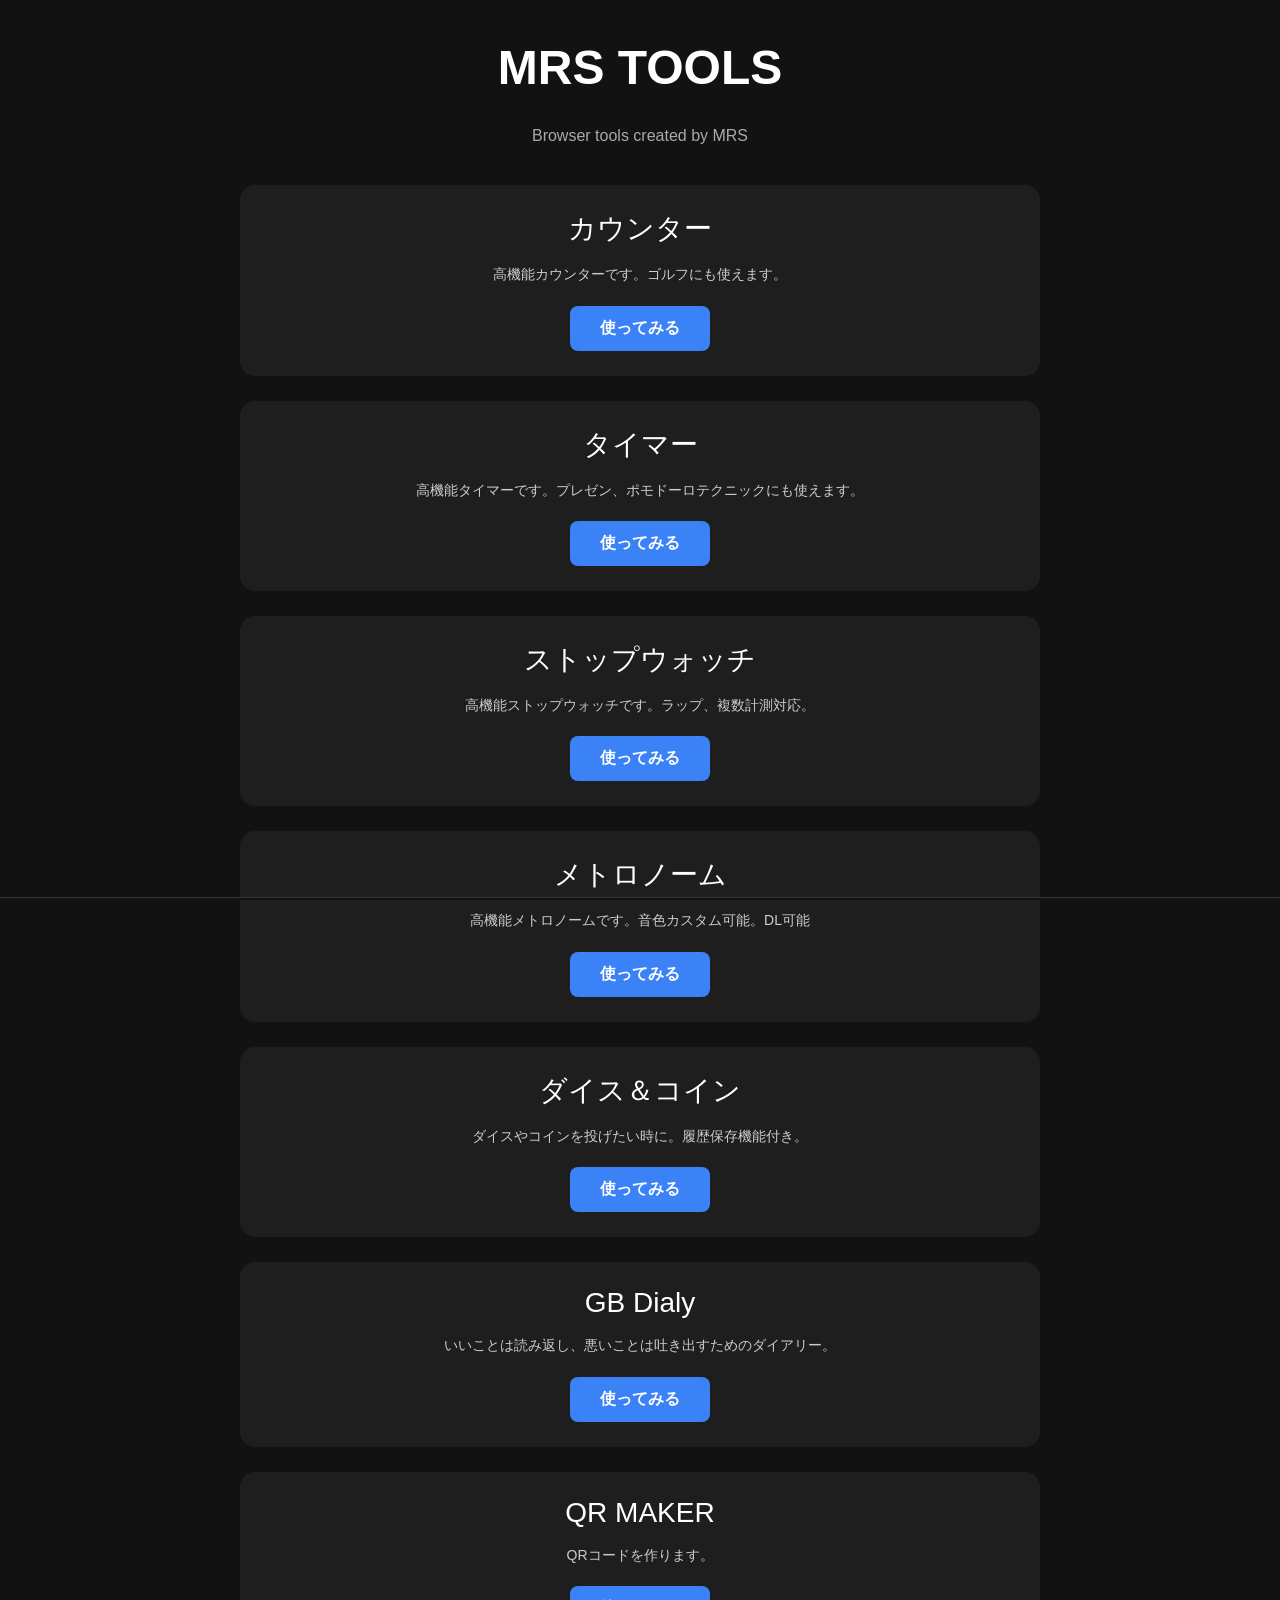
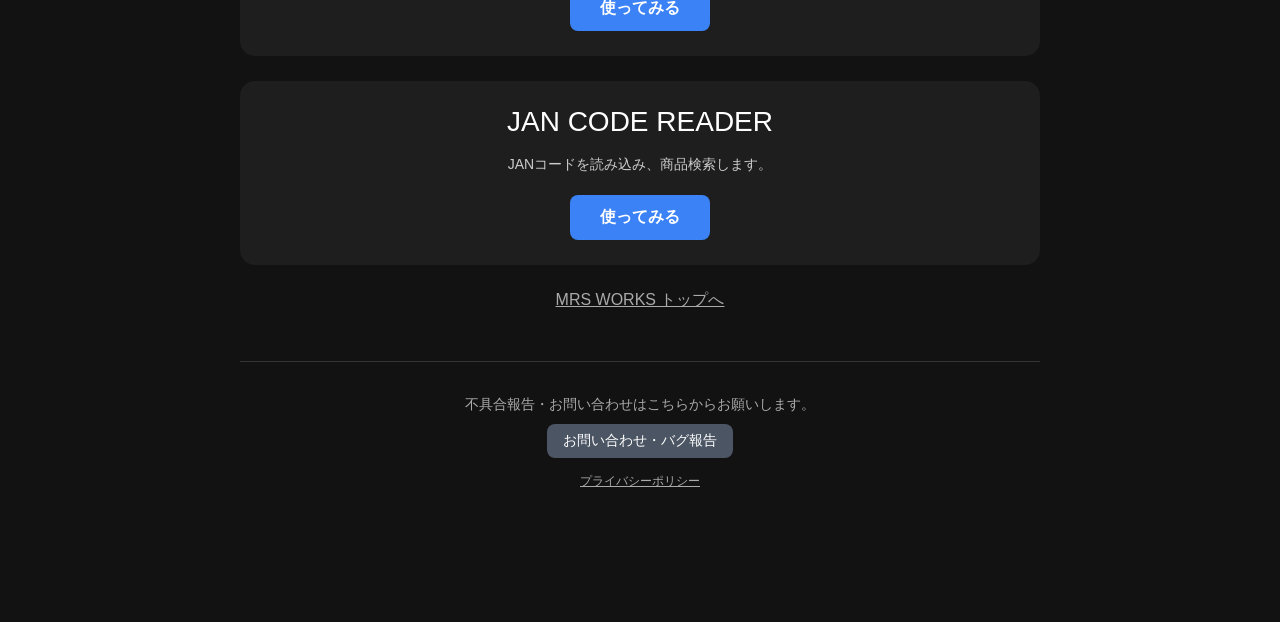
<file: index.html>
<!DOCTYPE html>
<html lang="ja">
<head>
    <meta charset="UTF-8">
    <meta name="viewport" content="width=device-width, initial-scale=1.0">
    <title>MRS TOOLS</title>

    <style>
        body {
            margin: 0;
            background-color: #121212;
            color: white;
            font-family: Arial, sans-serif;
            text-align: center;
            padding-bottom: 100px; /* 広告とプライバシーポリシー等の被りを防ぐため少し広めに変更 */
        }

        h1 {
            margin-top: 40px;
            font-size: 48px;
        }

        .subtitle {
            color: #aaaaaa;
            margin-bottom: 40px;
        }

        .container {
            width: 90%;
            max-width: 800px;
            margin: auto;
        }

        /* ツール用カードスタイル */
        .tool-card {
            background-color: #1e1e1e;
            border-radius: 15px;
            padding: 25px;
            margin-bottom: 25px;
        }

        .tool-title {
            font-size: 28px;
            margin-bottom: 15px;
        }

        .tool-description {
            color: #cccccc;
            font-size: 14px;
            margin-bottom: 20px;
            line-height: 1.6;
        }

        /* ボタンのスタイル */
        .tool-button {
            display: inline-block;
            padding: 12px 30px;
            background-color: #3b82f6;
            color: white;
            text-decoration: none;
            border-radius: 8px;
            font-weight: bold;
            transition: background-color 0.2s, opacity 0.2s;
        }

        .tool-button:hover {
            opacity: 0.8;
        }
        
        /* 画面最下部固定広告 */
        .ad-banner {
            position: fixed;
            bottom: 0;
            left: 0;
            width: 100%;
            display: flex;
            justify-content: center;
            align-items: center;
            background-color: #121212;
            z-index: 1000;
            padding-top: 1px;
            padding-bottom: calc(1px + env(safe-area-inset-bottom));
            border-top: 1px solid #333;
        }
        
    </style>
</head>

<body>

<h1>MRS TOOLS</h1>

<p class="subtitle">
    Browser tools created by MRS
</p>


    <div class="container">

        <div class="tool-card">
            <div class="tool-title">カウンター</div>
            <p class="tool-description">
                高機能カウンターです。ゴルフにも使えます。
            </p>
            <a class="tool-button" href="./counter/">使ってみる</a>
        </div>

        <div class="tool-card">
            <div class="tool-title">タイマー</div>
            <p class="tool-description">
                高機能タイマーです。プレゼン、ポモドーロテクニックにも使えます。
            </p>
            <a class="tool-button" href="./timer/">使ってみる</a>
        </div>

        <div class="tool-card">
            <div class="tool-title">ストップウォッチ</div>
            <p class="tool-description">
                高機能ストップウォッチです。ラップ、複数計測対応。
            </p>
            <a class="tool-button" href="./stopwatch/">使ってみる</a>
        </div>
        
        <div class="tool-card">
            <div class="tool-title">メトロノーム</div>
            <p class="tool-description">
                高機能メトロノームです。音色カスタム可能。DL可能
            </p>
            <a class="tool-button" href="./metronome/">使ってみる</a>
        </div>

        <div class="tool-card">
            <div class="tool-title">ダイス＆コイン</div>
            <p class="tool-description">
                ダイスやコインを投げたい時に。履歴保存機能付き。
            </p>
            <a class="tool-button" href="./dice-coin/">使ってみる</a>
        </div>

        <div class="tool-card">
            <div class="tool-title">GB Dialy</div>
            <p class="tool-description">
                いいことは読み返し、悪いことは吐き出すためのダイアリー。
            </p>
            <a class="tool-button" href="./gb-dialy/">使ってみる</a>
        </div>

        <div class="tool-card">
            <div class="tool-title">QR MAKER</div>
            <p class="tool-description">
                QRコードを作ります。
            </p>
            <a class="tool-button" href="./qr-maker/">使ってみる</a>
        </div>

        <div class="tool-card">
            <div class="tool-title">JAN CODE READER</div>
            <p class="tool-description">
                JANコードを読み込み、商品検索します。
            </p>
            <a class="tool-button" href="./jan-code-reader/">使ってみる</a>
        </div>


    
     <!-- MRS WORKS リンク -->
        <p style="margin-top: 15px; font-size: 16px;">
            <a href="https://mrs-works.pages.dev" style="color: #aaaaaa; text-decoration: underline;">MRS WORKS トップへ</a>
        </p>

        <div style="margin-top: 50px; padding: 20px; border-top: 1px solid #333;">
        <p style="color: #aaaaaa; font-size: 14px; margin-bottom: 10px;">
            不具合報告・お問い合わせはこちらからお願いします。
        </p>
        <a class="tool-button" 
           style="background-color: #4b5563; font-size: 14px; padding: 8px 16px; font-weight: normal;" 
           href="https://forms.gle/ix4si4HowgRRzaXYA" 
           target="_blank" 
           rel="noopener noreferrer">
            お問い合わせ・バグ報告
        </a>
        <p style="margin-top: 15px; font-size: 12px;">
            <a href="./privacy.html" style="color: #aaaaaa; text-decoration: underline;">プライバシーポリシー</a>
        </p>
        </div>

    </div>
    
    <!-- 画面固定広告 -->
    <div class="ad-banner">
        <div style="max-width: 100%;">
            <!-- admax -->
            <script src="https://adm.shinobi.jp/s/1596a166ea799d6e2c02f5a97ee144c2"></script>
            <!-- admax -->
        </div>
    </div>
    
</body>
</html>
</file>
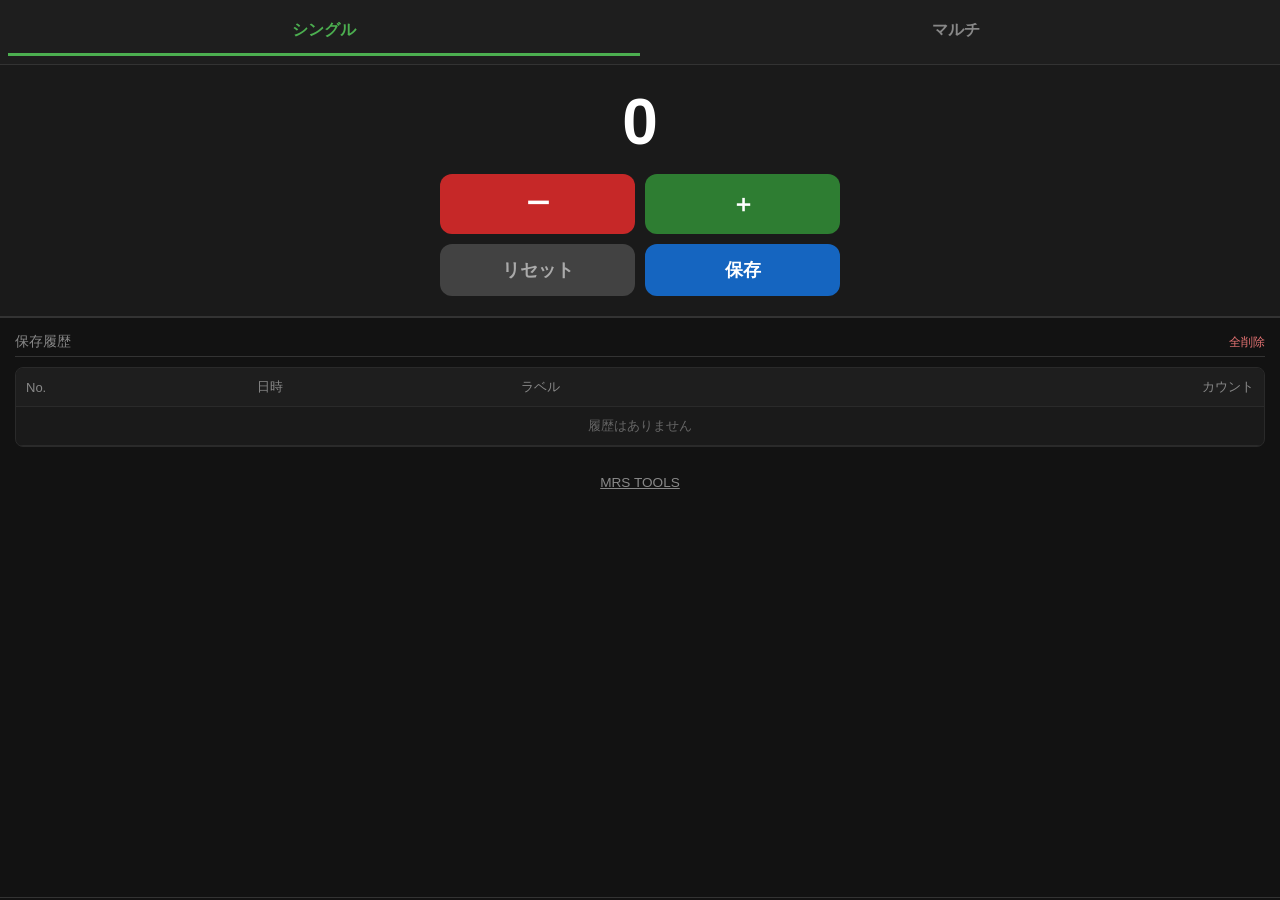
<file: counter/index.html>
<!DOCTYPE html>
<html lang="ja">
<head>
    <meta charset="UTF-8">
    <!-- スマホ向けViewport設定（自動ズーム・誤作動防止） -->
    <meta name="viewport" content="width=device-width, initial-scale=1.0, maximum-scale=1.0, user-scalable=no">
    <title>スマホ向けカウンター</title>
    <link rel="stylesheet" href="style.css">
</head>
<body>

    <!-- ヘッダー：タブ選択 -->
    <header>
        <button class="tab-btn active" onclick="switchTab('single')">シングル</button>
        <button class="tab-btn" onclick="switchTab('multi')">マルチ</button>
    </header>

    <main>
        <!-- シングルカウンター タブ -->
        <div id="single-tab" class="tab-content active">
            <div class="single-container">
                <div class="count-display-section">
                    <div id="single-count" class="count-number">0</div>
                    <div class="btn-group" style="margin-bottom: 10px;">
                        <button class="btn btn-minus" onclick="changeSingleCount(-1)">ー</button>
                        <button class="btn btn-plus" onclick="changeSingleCount(1)">＋</button>
                    </div>
                    <div class="btn-group">
                        <button class="btn btn-reset" onclick="resetSingleCount()">リセット</button>
                        <button class="btn btn-save" onclick="saveSingleHistory()">保存</button>
                    </div>
                </div>

                <div class="history-section">
                    <div class="history-header">
                        <span class="history-title">保存履歴</span>
                        <button class="clear-history-btn" onclick="clearSingleHistory()">全削除</button>
                    </div>
                    <div class="custom-table-wrapper">
                        <table class="custom-table">
                            <thead>
                                <tr>
                                    <th>No.</th>
                                    <th>日時</th>
                                    <th>ラベル</th>
                                    <th style="text-align: right;">カウント</th>
                                </tr>
                            </thead>
                            <tbody id="single-history-body">
                                <!-- JavaScriptで動的に追加されます -->
                            </tbody>
                        </table>
                    </div>

                    <!-- MRS TOOLS リンクエリア -->
                    <div class="footer-link-container">
                        <a href="https://mrs-tools.pages.dev" target="_blank" rel="noopener noreferrer" class="btn-footer-link">MRS TOOLS</a>
                    </div>
                </div>
            </div>
        </div>

        <!-- マルチカウンター タブ -->
        <div id="multi-tab" class="tab-content">
            <div class="multi-container">
                <div class="multi-controls">
                    <button class="add-counter-btn" onclick="addMultiCounter()">＋ カウンター追加</button>
                    <button class="save-score-btn" onclick="saveMultiHistory()">保存</button>
                </div>

                <div id="multi-list" class="multi-list">
                    <!-- カウンターカードがJavaScriptで挿入されます -->
                </div>

                <!-- 保存履歴一覧エリア -->
                <div class="history-board-section">
                    <div class="history-board-header">
                        <span class="history-board-title">保存履歴</span>
                        <button class="clear-history-btn" onclick="clearMultiHistory()">履歴クリア</button>
                    </div>
                    <div class="custom-table-wrapper">
                        <table class="custom-table history-table" id="history-table">
                            <thead id="history-table-head">
                                <!-- JavaScriptで動的に挿入されます -->
                            </thead>
                            <tbody id="history-table-body">
                                <!-- JavaScriptで動的に挿入されます -->
                            </tbody>
                            <tfoot id="history-table-foot">
                                <!-- 各項目ごとの合計が動的に挿入されます -->
                            </tfoot>
                        </table>
                    </div>
                </div>

                <!-- MRS TOOLS リンクエリア -->
                <div class="footer-link-container">
                    <a href="https://mrs-tools.pages.dev" target="_blank" rel="noopener noreferrer" class="btn-footer-link">MRS TOOLS</a>
                </div>
            </div>
        </div>
    </main>

    <!-- ========================================
         固定広告
    ========================================= -->
    <div class="ad-banner">
        <div style="max-width: 100%;">
            <!-- admax -->
            <script src="https://adm.shinobi.jp/s/8a495d941206bf0c34aff9559f8d2cea"></script>
            <!-- admax -->
        </div>
    </div>
    
    <script src="script.js"></script>
</body>
</html>
</file>
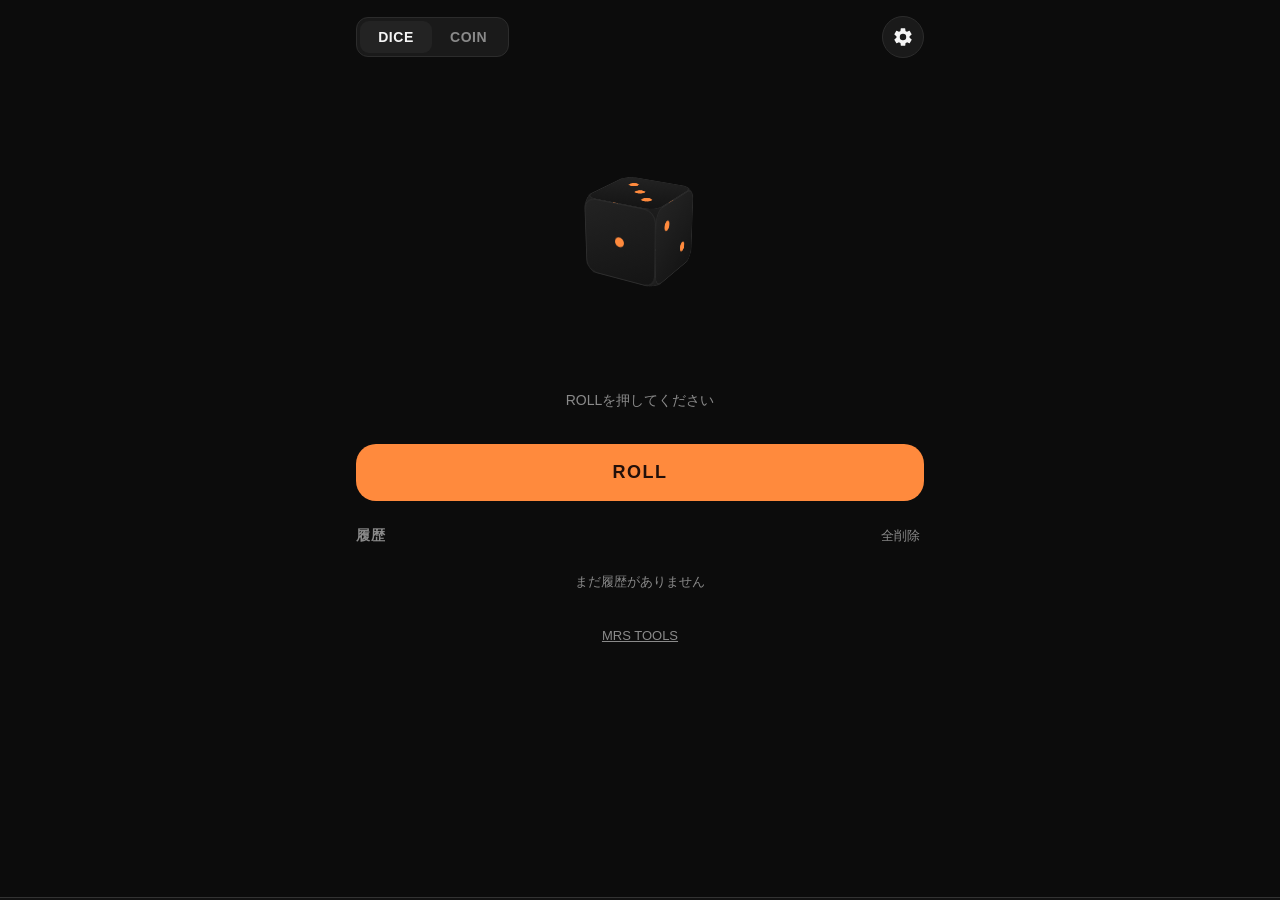
<file: dice-coin/index.html>
<!DOCTYPE html>
<html lang="ja">
<head>
    <meta charset="UTF-8">
    <meta name="viewport" content="width=device-width, initial-scale=1.0, viewport-fit=cover">

    <title>MRS WORKS</title>

    <link rel="stylesheet" href="style.css">
</head>

<body>

    <main id="app">

        <!-- ========================================
             ヘッダー（タブ + 設定ボタン）
        ========================================= -->
        <header class="topbar">
            <nav class="tabs" role="tablist">
                <button class="tab-btn is-active" data-tab="dice" role="tab" aria-selected="true">DICE</button>
                <button class="tab-btn" data-tab="coin" role="tab" aria-selected="false">COIN</button>
            </nav>
            <button class="settings-btn" id="settingsBtn" aria-label="設定を開く">
                <svg viewBox="0 0 24 24" width="22" height="22" aria-hidden="true">
                    <path fill="currentColor" d="M19.14 12.94a7.14 7.14 0 0 0 .06-.94 7.14 7.14 0 0 0-.06-.94l2.03-1.58a.5.5 0 0 0 .12-.64l-1.92-3.32a.5.5 0 0 0-.6-.22l-2.39.96a7.3 7.3 0 0 0-1.63-.94l-.36-2.54a.5.5 0 0 0-.5-.42h-3.84a.5.5 0 0 0-.5.42l-.36 2.54a7.3 7.3 0 0 0-1.63.94l-2.39-.96a.5.5 0 0 0-.6.22L2.71 8.84a.5.5 0 0 0 .12.64l2.03 1.58a7.14 7.14 0 0 0 0 1.88l-2.03 1.58a.5.5 0 0 0-.12.64l1.92 3.32c.13.22.39.3.6.22l2.39-.96c.5.4 1.04.71 1.63.94l.36 2.54c.05.24.26.42.5.42h3.84c.24 0 .45-.18.5-.42l.36-2.54c.59-.23 1.13-.54 1.63-.94l2.39.96c.21.08.47 0 .6-.22l1.92-3.32a.5.5 0 0 0-.12-.64ZM12 15.5A3.5 3.5 0 1 1 15.5 12 3.5 3.5 0 0 1 12 15.5Z"/>
                </svg>
            </button>
        </header>

        <!-- ========================================
             DICE パネル
        ========================================= -->
        <section class="panel is-active" data-panel="dice">

            <div class="stage-area" id="diceStage" aria-live="polite"></div>

            <div class="result-area" id="diceResultArea">
                <p class="result-hint">ROLLを押してください</p>
            </div>

            <button class="action-btn" id="rollBtn" aria-label="ダイスを振る">ROLL</button>

            <div class="history-section">
                <div class="history-header">
                    <h2>履歴</h2>
                    <button class="clear-btn" data-clear="dice" aria-label="履歴をすべて削除">全削除</button>
                </div>
                <ul class="history-list" id="diceHistoryList">
                    <li class="history-empty">まだ履歴がありません</li>
                </ul>
            </div>

        </section>

        <!-- ========================================
             COIN パネル
        ========================================= -->
        <section class="panel" data-panel="coin">

            <div class="stage-area" id="coinStage" aria-live="polite"></div>

            <div class="result-area" id="coinResultArea">
                <p class="result-hint">TOSSを押してください</p>
            </div>

            <button class="action-btn" id="tossBtn" aria-label="コインを投げる">TOSS</button>

            <div class="history-section">
                <div class="history-header">
                    <h2>履歴</h2>
                    <button class="clear-btn" data-clear="coin" aria-label="履歴をすべて削除">全削除</button>
                </div>
                <ul class="history-list" id="coinHistoryList">
                    <li class="history-empty">まだ履歴がありません</li>
                </ul>
            </div>

        </section>


        <!-- MRS TOOLS リンク -->
        <p class="tools-footer-link">
            <a href="https://mrs-tools.pages.dev/" target="_blank" rel="noopener noreferrer">MRS TOOLS</a>
        </p>

    </main>

    <!-- ========================================
         設定モーダル
    ========================================= -->
    <div class="modal-overlay" id="settingsModal" hidden>
        <div class="modal" role="dialog" aria-modal="true" aria-labelledby="settingsTitle">

            <div class="modal-body" data-settings="dice">
                <h2 id="settingsTitle">DICE設定</h2>

                <div class="setting-row">
                    <span class="setting-label">ダイスの個数</span>
                    <div class="stepper">
                        <button class="stepper-btn" data-step="dec" data-target="diceCount" aria-label="個数を減らす">−</button>
                        <span class="stepper-value" id="diceCountValue">1</span>
                        <button class="stepper-btn" data-step="inc" data-target="diceCount" aria-label="個数を増やす">＋</button>
                    </div>
                </div>
            </div>

            <div class="modal-body" data-settings="coin" hidden>
                <h2>COIN設定</h2>

                <div class="setting-row">
                    <span class="setting-label">コインの個数</span>
                    <div class="stepper">
                        <button class="stepper-btn" data-step="dec" data-target="coinCount" aria-label="個数を減らす">−</button>
                        <span class="stepper-value" id="coinCountValue">1</span>
                        <button class="stepper-btn" data-step="inc" data-target="coinCount" aria-label="個数を増やす">＋</button>
                    </div>
                </div>
            </div>

            <div class="modal-actions">
                <button class="modal-btn modal-btn--cancel" id="settingsCancelBtn">キャンセル</button>
                <button class="modal-btn modal-btn--confirm" id="settingsConfirmBtn">完了</button>
            </div>

        </div>
    </div>

    <!-- ========================================
         履歴削除の確認ダイアログ
    ========================================= -->
    <div class="modal-overlay" id="confirmDialog" hidden>
        <div class="modal modal--small" role="dialog" aria-modal="true">
            <p class="confirm-text">履歴をすべて削除しますか？</p>
            <div class="modal-actions">
                <button class="modal-btn modal-btn--cancel" id="confirmCancelBtn">キャンセル</button>
                <button class="modal-btn modal-btn--danger" id="confirmDeleteBtn">削除</button>
            </div>
        </div>
    </div>

    <!-- ========================================
         固定広告
    ========================================= -->

    <div class="ad-banner">

        <div style="max-width: 100%;">

            <!-- admax -->
            <script src="https://adm.shinobi.jp/s/8a495d941206bf0c34aff9559f8d2cea"></script>
            <!-- admax -->

        </div>

    </div>

    <script src="script.js"></script>
</body>
</html>
</file>
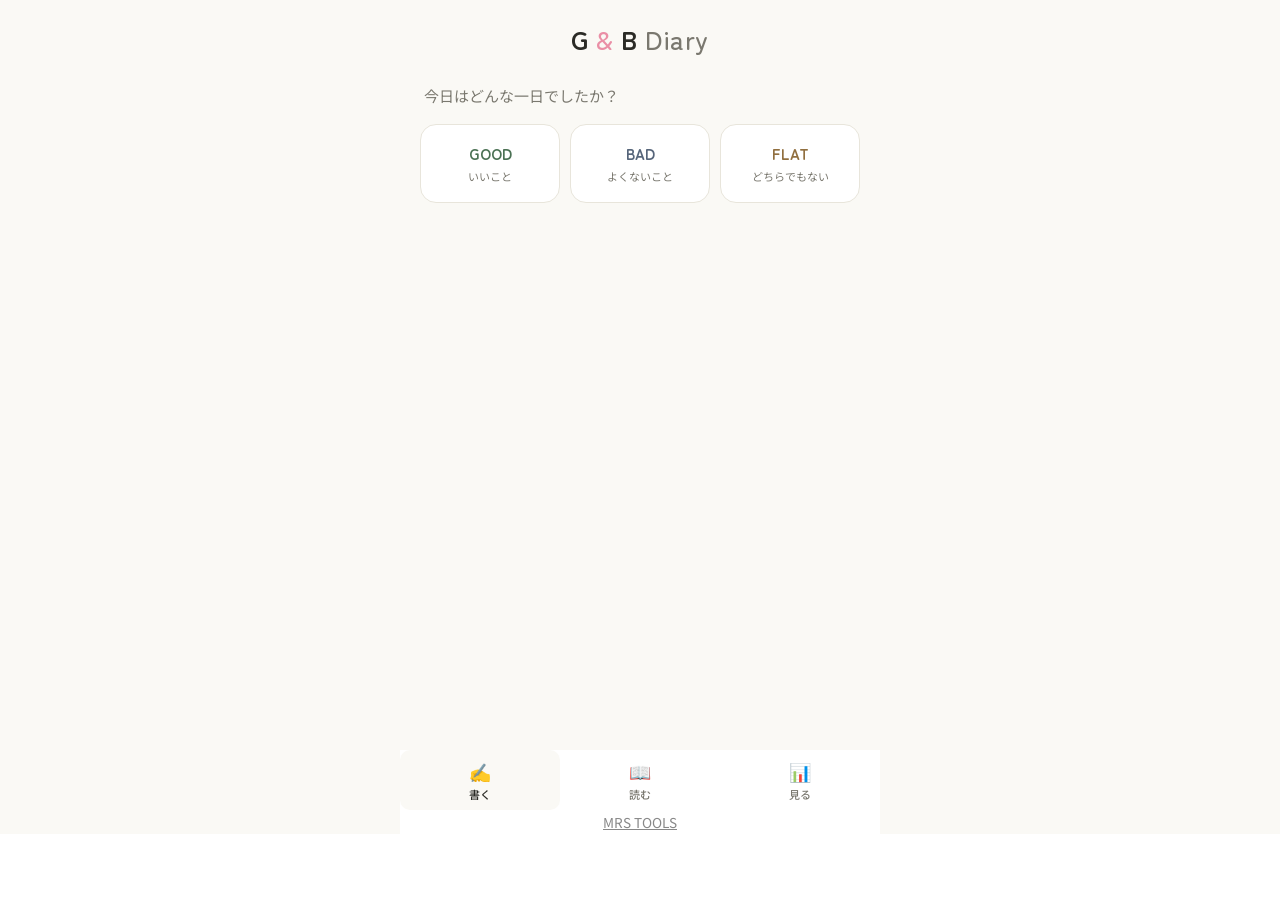
<file: gb-dialy/index.html>
<!DOCTYPE html>
<html lang="ja">
<head>
<meta charset="UTF-8">
<meta name="viewport" content="width=device-width, initial-scale=1.0, maximum-scale=1.0, user-scalable=no, viewport-fit=cover">
<title>G & B Diary</title>
<link rel="preconnect" href="https://fonts.googleapis.com">
<link rel="preconnect" href="https://fonts.gstatic.com" crossorigin>
<link href="https://fonts.googleapis.com/css2?family=Zen+Maru+Gothic:wght@500;700&family=Noto+Sans+JP:wght@400;500;700&display=swap" rel="stylesheet">
<link rel="stylesheet" href="style.css">
</head>
<body>

<div class="app">

  <header class="app-header">
    <h1 class="logo">G <span class="amp">&amp;</span> B <span class="logo-diary">Diary</span></h1>
  </header>

  <main class="tab-content">

    <!-- ============ 書く ============ -->
    <section id="tab-write" class="tab-panel is-active">
      <p class="panel-lead">今日はどんな一日でしたか？</p>

      <div class="mood-select" id="writeMoodSelect">
        <button type="button" class="mood-btn mood-good" data-mood="good">
          <span class="mood-btn-label">GOOD</span>
          <span class="mood-btn-sub">いいこと</span>
        </button>
        <button type="button" class="mood-btn mood-bad" data-mood="bad">
          <span class="mood-btn-label">BAD</span>
          <span class="mood-btn-sub">よくないこと</span>
        </button>
        <button type="button" class="mood-btn mood-flat" data-mood="flat">
          <span class="mood-btn-label">FLAT</span>
          <span class="mood-btn-sub">どちらでもない</span>
        </button>
      </div>

      <div class="write-form" id="writeForm" hidden>
        <div class="selected-mood-chip" id="selectedMoodChip"></div>
        <textarea id="diaryText" class="diary-textarea" maxlength="140" placeholder="短く、今日のことをひとこと…"></textarea>
        <div class="char-count"><span id="charCount">0</span> / 140</div>
        <div class="write-actions">
          <button type="button" id="writeCancelBtn" class="secondary-btn">選び直す</button>
          <button type="button" id="saveBtn" class="primary-btn" disabled>保存する</button>
        </div>
      </div>
    </section>

    <!-- ============ 読む ============ -->
    <section id="tab-read" class="tab-panel">
      <div class="filter-bar" id="filterBar">
        <button type="button" class="filter-btn is-active" data-filter="good">GOOD</button>
        <button type="button" class="filter-btn" data-filter="bad">BAD</button>
        <button type="button" class="filter-btn" data-filter="flat">FLAT</button>
        <button type="button" class="filter-btn" data-filter="all">すべて</button>
      </div>

      <div id="entryList" class="entry-list"></div>
      <p id="emptyState" class="empty-state" hidden>まだ日記がありません</p>
    </section>

    <!-- ============ 見る ============ -->
    <section id="tab-view" class="tab-panel">

      <div class="calendar-block">
        <div class="calendar-header">
          <button type="button" id="prevMonth" class="month-nav" aria-label="前の月">‹</button>
          <span id="calendarMonthLabel" class="calendar-month-label"></span>
          <button type="button" id="nextMonth" class="month-nav" aria-label="次の月">›</button>
        </div>

        <div class="calendar-weekdays">
          <span>日</span><span>月</span><span>火</span><span>水</span><span>木</span><span>金</span><span>土</span>
        </div>

        <div id="calendarGrid" class="calendar-grid"></div>
      </div>

      <div id="calendarDayEntries" class="calendar-day-entries" hidden>
        <div class="calendar-day-entries-header">
          <span id="calendarDaySelectedLabel"></span>
          <button type="button" id="calendarDayClose" class="text-btn">閉じる</button>
        </div>
        <div id="calendarDayList" class="calendar-day-list"></div>
      </div>

      <div class="graph-block">
        <div class="graph-header">
          <h2 class="graph-title">今年のGOOD件数</h2>
          <span id="graphYearLabel" class="graph-year"></span>
        </div>
        <div id="barGraph" class="bar-graph"></div>
      </div>

    </section>

  </main>

  <div class="mrs-tools-link-wrap"><a href="https://mrs-tools.pages.dev/" target="_blank" rel="noopener noreferrer" class="mrs-tools-link">MRS TOOLS</a></div>

  <nav class="tab-bar">
    <button type="button" class="tab-btn is-active" data-tab="write">
      <span class="tab-icon">✍️</span><span class="tab-label">書く</span>
    </button>
    <button type="button" class="tab-btn" data-tab="read">
      <span class="tab-icon">📖</span><span class="tab-label">読む</span>
    </button>
    <button type="button" class="tab-btn" data-tab="view">
      <span class="tab-icon">📊</span><span class="tab-label">見る</span>
    </button>
  </nav>

</div>

<!-- 編集モーダル -->
<div id="editModal" class="modal-overlay" hidden>
  <div class="modal-card">
    <h3 class="modal-title">日記を編集</h3>
    <div class="mood-select mood-select-modal" id="editMoodSelect">
      <button type="button" class="mood-btn mood-good" data-mood="good">
        <span class="mood-btn-label">GOOD</span>
      </button>
      <button type="button" class="mood-btn mood-bad" data-mood="bad">
        <span class="mood-btn-label">BAD</span>
      </button>
      <button type="button" class="mood-btn mood-flat" data-mood="flat">
        <span class="mood-btn-label">FLAT</span>
      </button>
    </div>
    <textarea id="editText" class="diary-textarea" maxlength="140"></textarea>
    <div class="char-count"><span id="editCharCount">0</span> / 140</div>
    <div class="modal-actions">
      <button type="button" id="editCancelBtn" class="secondary-btn">キャンセル</button>
      <button type="button" id="editSaveBtn" class="primary-btn">更新する</button>
    </div>
  </div>
</div>

<!-- トースト通知 -->
<div id="toast" class="toast" hidden></div>

<!-- ========================================
     固定広告
========================================= -->
<div class="ad-banner">
  <div style="max-width: 100%;">
    <!-- admax -->
    <script src="https://adm.shinobi.jp/s/8a495d941206bf0c34aff9559f8d2cea"></script>
    <!-- admax -->
  </div>
</div>

<script src="script.js"></script>
</body>
</html>
</file>
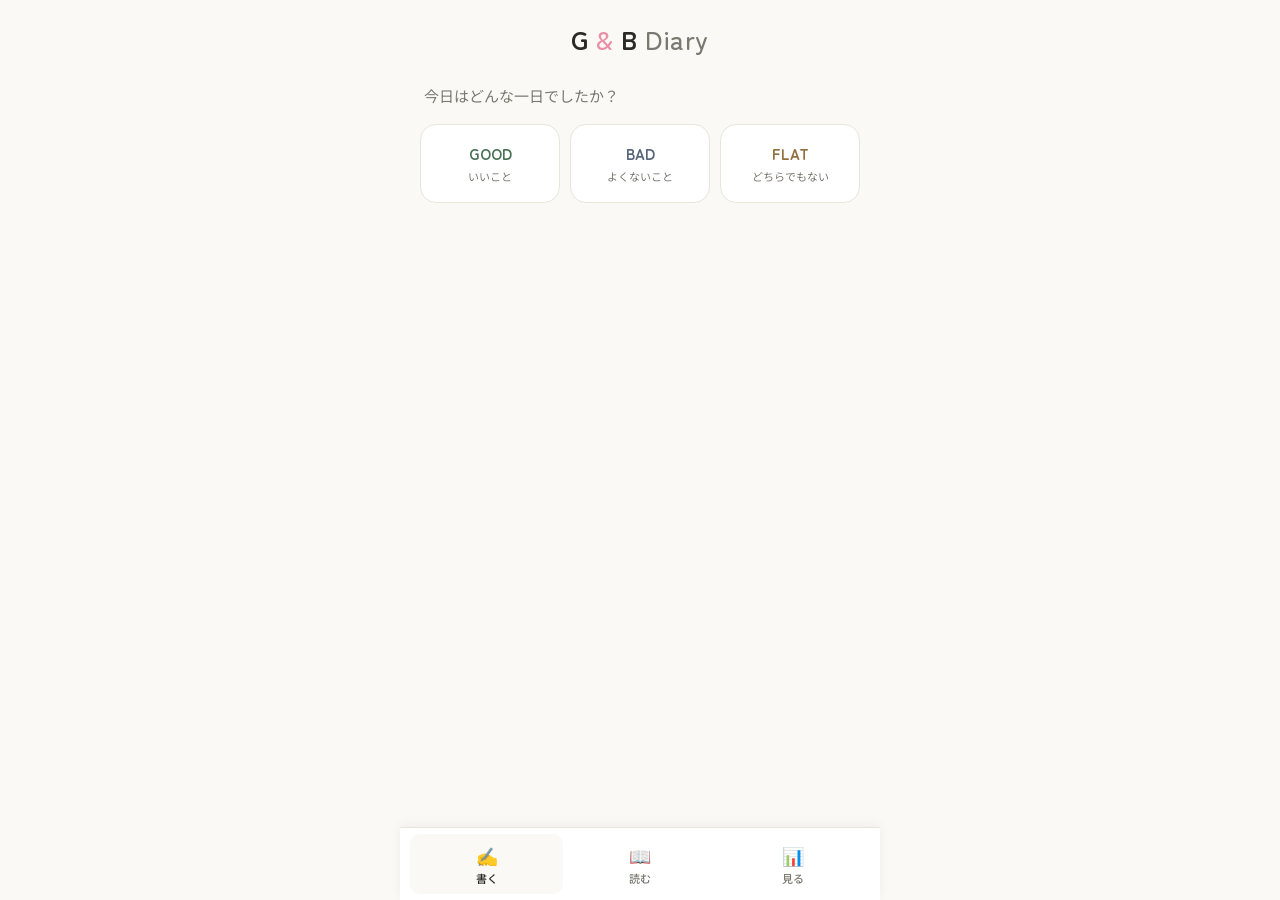
<file: gb_dialy/index.html>
<!DOCTYPE html>
<html lang="ja">
<head>
<meta charset="UTF-8">
<meta name="viewport" content="width=device-width, initial-scale=1.0, maximum-scale=1.0, user-scalable=no, viewport-fit=cover">
<title>G & B Diary</title>
<link rel="preconnect" href="https://fonts.googleapis.com">
<link rel="preconnect" href="https://fonts.gstatic.com" crossorigin>
<link href="https://fonts.googleapis.com/css2?family=Zen+Maru+Gothic:wght@500;700&family=Noto+Sans+JP:wght@400;500;700&display=swap" rel="stylesheet">
<link rel="stylesheet" href="style.css">
</head>
<body>

<div class="app">

  <header class="app-header">
    <h1 class="logo">G <span class="amp">&amp;</span> B <span class="logo-diary">Diary</span></h1>
  </header>

  <main class="tab-content">

    <!-- ============ 書く ============ -->
    <section id="tab-write" class="tab-panel is-active">
      <p class="panel-lead">今日はどんな一日でしたか？</p>

      <div class="mood-select" id="writeMoodSelect">
        <button type="button" class="mood-btn mood-good" data-mood="good">
          <span class="mood-btn-label">GOOD</span>
          <span class="mood-btn-sub">いいこと</span>
        </button>
        <button type="button" class="mood-btn mood-bad" data-mood="bad">
          <span class="mood-btn-label">BAD</span>
          <span class="mood-btn-sub">よくないこと</span>
        </button>
        <button type="button" class="mood-btn mood-flat" data-mood="flat">
          <span class="mood-btn-label">FLAT</span>
          <span class="mood-btn-sub">どちらでもない</span>
        </button>
      </div>

      <div class="write-form" id="writeForm" hidden>
        <div class="selected-mood-chip" id="selectedMoodChip"></div>
        <textarea id="diaryText" class="diary-textarea" maxlength="140" placeholder="短く、今日のことをひとこと…"></textarea>
        <div class="char-count"><span id="charCount">0</span> / 140</div>
        <div class="write-actions">
          <button type="button" id="writeCancelBtn" class="secondary-btn">選び直す</button>
          <button type="button" id="saveBtn" class="primary-btn" disabled>保存する</button>
        </div>
      </div>
    </section>

    <!-- ============ 読む ============ -->
    <section id="tab-read" class="tab-panel">
      <div class="filter-bar" id="filterBar">
        <button type="button" class="filter-btn is-active" data-filter="good">GOOD</button>
        <button type="button" class="filter-btn" data-filter="bad">BAD</button>
        <button type="button" class="filter-btn" data-filter="flat">FLAT</button>
        <button type="button" class="filter-btn" data-filter="all">すべて</button>
      </div>

      <div id="entryList" class="entry-list"></div>
      <p id="emptyState" class="empty-state" hidden>まだ日記がありません</p>
    </section>

    <!-- ============ 見る ============ -->
    <section id="tab-view" class="tab-panel">

      <div class="calendar-block">
        <div class="calendar-header">
          <button type="button" id="prevMonth" class="month-nav" aria-label="前の月">‹</button>
          <span id="calendarMonthLabel" class="calendar-month-label"></span>
          <button type="button" id="nextMonth" class="month-nav" aria-label="次の月">›</button>
        </div>

        <div class="calendar-weekdays">
          <span>日</span><span>月</span><span>火</span><span>水</span><span>木</span><span>金</span><span>土</span>
        </div>

        <div id="calendarGrid" class="calendar-grid"></div>
      </div>

      <div id="calendarDayEntries" class="calendar-day-entries" hidden>
        <div class="calendar-day-entries-header">
          <span id="calendarDaySelectedLabel"></span>
          <button type="button" id="calendarDayClose" class="text-btn">閉じる</button>
        </div>
        <div id="calendarDayList" class="calendar-day-list"></div>
      </div>

      <div class="graph-block">
        <div class="graph-header">
          <h2 class="graph-title">今年のGOOD件数</h2>
          <span id="graphYearLabel" class="graph-year"></span>
        </div>
        <div id="barGraph" class="bar-graph"></div>
      </div>

    </section>

  </main>

  <nav class="tab-bar">
    <button type="button" class="tab-btn is-active" data-tab="write">
      <span class="tab-icon">✍️</span><span class="tab-label">書く</span>
    </button>
    <button type="button" class="tab-btn" data-tab="read">
      <span class="tab-icon">📖</span><span class="tab-label">読む</span>
    </button>
    <button type="button" class="tab-btn" data-tab="view">
      <span class="tab-icon">📊</span><span class="tab-label">見る</span>
    </button>
  </nav>

</div>

<!-- 編集モーダル -->
<div id="editModal" class="modal-overlay" hidden>
  <div class="modal-card">
    <h3 class="modal-title">日記を編集</h3>
    <div class="mood-select mood-select-modal" id="editMoodSelect">
      <button type="button" class="mood-btn mood-good" data-mood="good">
        <span class="mood-btn-label">GOOD</span>
      </button>
      <button type="button" class="mood-btn mood-bad" data-mood="bad">
        <span class="mood-btn-label">BAD</span>
      </button>
      <button type="button" class="mood-btn mood-flat" data-mood="flat">
        <span class="mood-btn-label">FLAT</span>
      </button>
    </div>
    <textarea id="editText" class="diary-textarea" maxlength="140"></textarea>
    <div class="char-count"><span id="editCharCount">0</span> / 140</div>
    <div class="modal-actions">
      <button type="button" id="editCancelBtn" class="secondary-btn">キャンセル</button>
      <button type="button" id="editSaveBtn" class="primary-btn">更新する</button>
    </div>
  </div>
</div>

<!-- トースト通知 -->
<div id="toast" class="toast" hidden></div>

<script src="script.js"></script>
</body>
</html>
</file>
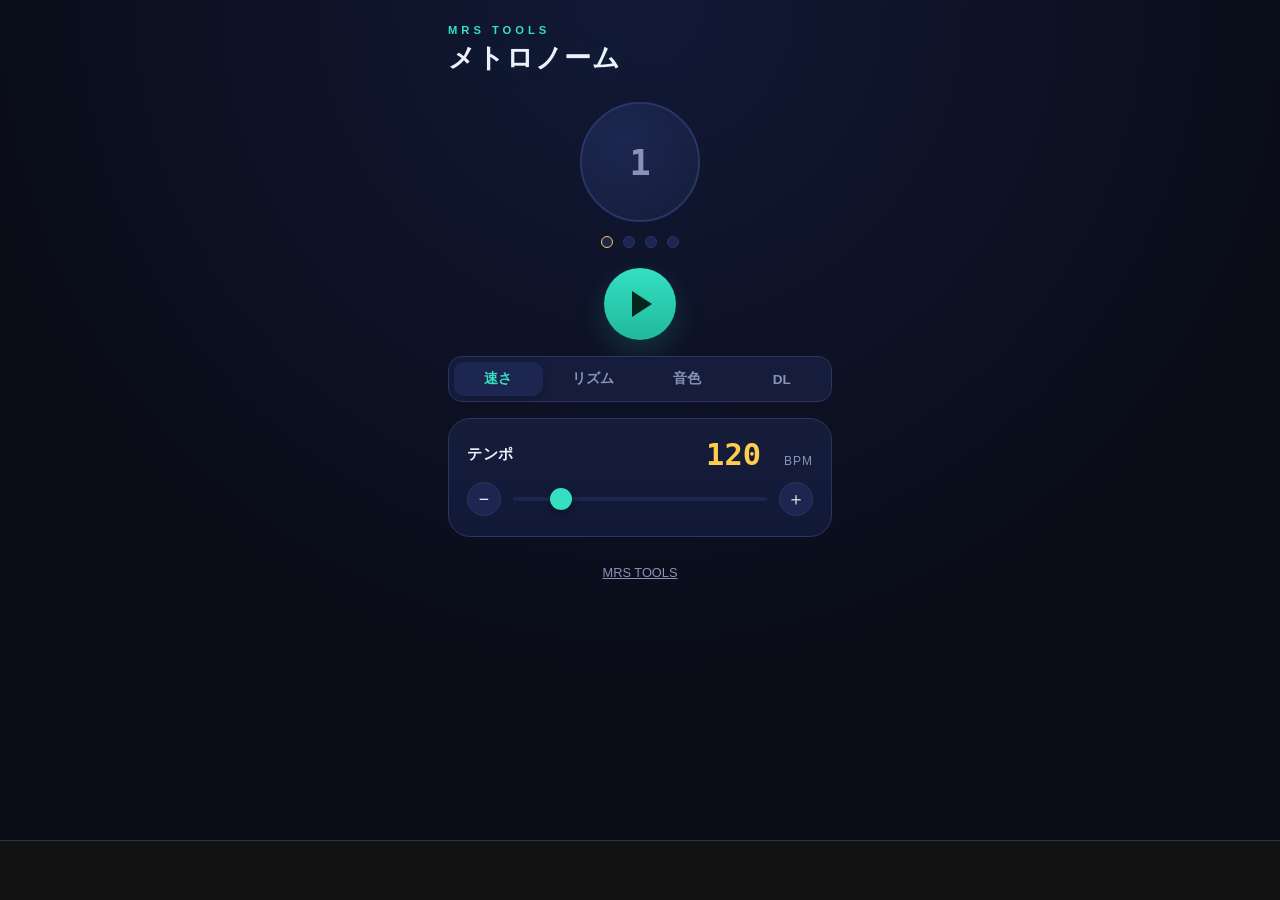
<file: metronome/index.html>
<!DOCTYPE html>
<html lang="ja">
<head>
    <meta charset="UTF-8">
    <meta name="viewport" content="width=device-width, initial-scale=1.0, maximum-scale=1.0, user-scalable=no, viewport-fit=cover">
    <meta name="format-detection" content="telephone=no">

    <title>メトロノーム | MRS TOOLS</title>

    <link rel="stylesheet" href="style.css">
</head>
<body>

    <div id="app">
        <main class="tool-main">

            <header class="tool-header">
                <p class="eyebrow">MRS TOOLS</p>
                <h1 class="tool-title">メトロノーム</h1>
            </header>

            <!-- ========== 拍アニメーションエリア（メッセージ表示領域を包含） ========== -->
            <section class="pulse-zone" aria-hidden="true">
                <!-- メッセージ表示エリア（レイアウトを崩さないオーバーレイ表示） -->
                <div id="status-message" class="status-message hidden" role="alert"></div>

                <div id="pulse-orb" class="pulse-orb">
                    <span id="pulse-beat-num" class="pulse-beat-num">1</span>
                </div>
                <div id="beat-dots" class="beat-dots"></div>
            </section>

            <!-- ========== 再生ボタン ========== -->
            <section class="transport">
                <button id="btn-play-stop" class="btn-transport" aria-label="再生/停止">
                    <span id="play-icon" class="play-icon"></span>
                </button>
            </section>

            <!-- ========== タブナビゲーション ========== -->
            <nav class="tab-nav" role="tablist" aria-label="設定カテゴリ">
                <button type="button" class="tab-btn is-active" data-tab="tab-speed" role="tab" aria-selected="true" aria-controls="tab-speed">速さ</button>
                <button type="button" class="tab-btn" data-tab="tab-rhythm" role="tab" aria-selected="false" aria-controls="tab-rhythm">リズム</button>
                <button type="button" class="tab-btn" data-tab="tab-sound" role="tab" aria-selected="false" aria-controls="tab-sound">音色</button>
                <button type="button" class="tab-btn" data-tab="tab-download" role="tab" aria-selected="false" aria-controls="tab-download">DL</button>
            </nav>

            <!-- ========== タブコンテンツグループ ========== -->
            <div class="tab-contents">
                <!-- ========== 速さ ========== -->
                <section id="tab-speed" class="panel tab-panel is-active" role="tabpanel">
                    <div class="panel-head">
                        <h2 class="panel-title">テンポ</h2>
                        <div class="bpm-readout">
                            <input type="number" id="bpm-number" class="bpm-number" min="30" max="600" value="120" inputmode="numeric">
                            <span class="bpm-unit">BPM</span>
                        </div>
                    </div>
                    <div class="bpm-slider-row">
                        <button id="bpm-minus" class="btn-step" aria-label="BPMを下げる">−</button>
                        <input type="range" id="bpm-slider" class="bpm-slider" min="30" max="600" step="1" value="120">
                        <button id="bpm-plus" class="btn-step" aria-label="BPMを上げる">＋</button>
                    </div>
                </section>

                <!-- ========== リズム ========== -->
                <section id="tab-rhythm" class="panel tab-panel" role="tabpanel">
                    <h2 class="panel-title">リズム</h2>

                    <p class="field-label">拍子</p>
                    <div id="beats-select" class="segmented" role="group" aria-label="拍子の選択"></div>

                    <p class="field-label">アクセントを入れる拍</p>
                    <div id="accent-select" class="segmented" role="group" aria-label="アクセント拍の選択"></div>
                </section>

                <!-- ========== 音色 ========== -->
                <section id="tab-sound" class="panel tab-panel" role="tabpanel">
                    <h2 class="panel-title">音色</h2>

                    <div id="preset-select" class="segmented segmented-wrap" role="group" aria-label="音色の選択"></div>

                    <div id="custom-panel" class="custom-panel hidden">
                        <div class="upload-row">
                            <label class="upload-label" for="upload-normal">
                                通常音
                                <div class="status-wrapper">
                                    <span id="upload-normal-status" class="upload-status">未設定</span>
                                    <button type="button" id="btn-clear-normal" class="btn-clear hidden" aria-label="通常音をリセット">×</button>
                                </div>
                            </label>
                            <input type="file" id="upload-normal" accept="audio/*,.wav,.mp3,.m4a,.aac,.ogg" class="upload-input">
                            <button type="button" class="btn-upload" data-target="upload-normal">ファイルを選択</button>
                        </div>
                        <div class="upload-row">
                            <label class="upload-label" for="upload-accent">
                                アクセント音（任意）
                                <div class="status-wrapper">
                                    <span id="upload-accent-status" class="upload-status">未設定</span>
                                    <button type="button" id="btn-clear-accent" class="btn-clear hidden" aria-label="アクセント音をリセット">×</button>
                                </div>
                            </label>
                            <input type="file" id="upload-accent" accept="audio/*,.wav,.mp3,.m4a,.aac,.ogg" class="upload-input">
                            <button type="button" class="btn-upload" data-target="upload-accent">ファイルを選択</button>
                        </div>
                        <p class="upload-hint">アクセント音を設定しない場合、通常音を自動でピッチアップして代用します。（音声は2秒以内のものが使用できます）</p>
                    </div>
                </section>

                <!-- ========== ダウンロード ========== -->
                <section id="tab-download" class="panel tab-panel" role="tabpanel">
                    <h2 class="panel-title">リズム音声をダウンロード</h2>
                    <div class="download-row">
                        <label class="field-label" for="bars-input">小節数 (1〜64)</label>
                        <input type="number" id="bars-input" class="bars-input" min="1" max="64" value="8" inputmode="numeric">
                    </div>
                    <button id="btn-download" class="btn-download">
                        <span id="download-label">WAVファイルをダウンロード</span>
                    </button>
                </section>
            </div>

            <footer class="tool-footer">
                <a href="https://mrs-tools.pages.dev/" target="_blank" rel="noopener noreferrer" class="mrs-tools-link">MRS TOOLS</a>
            </footer>

        </main>
    </div>

    <!-- ========================================
         固定広告
    ========================================= -->
    <div class="ad-banner">
        <div style="max-width: 100%;">
            <!-- admax -->
            <script src="https://adm.shinobi.jp/s/1596a166ea799d6e2c02f5a97ee144c2"></script>
            <!-- admax -->
        </div>
    </div>

    <script src="script.js"></script>
</body>
</html>
</file>
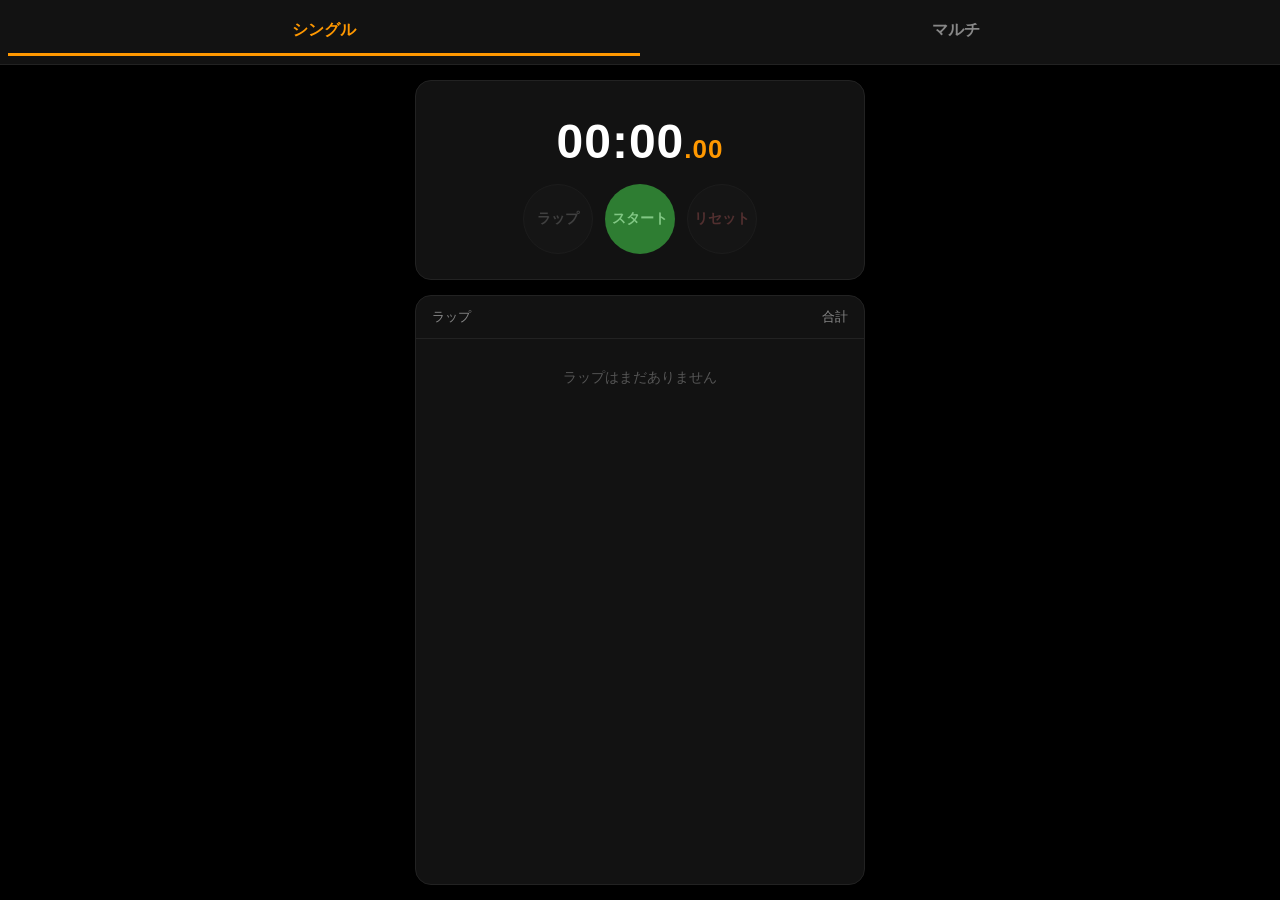
<file: stopwatch/index.html>
<!DOCTYPE html>
<html lang="ja">
<head>
    <meta charset="UTF-8">
    <meta name="viewport" content="width=device-width, initial-scale=1.0, maximum-scale=1.0, user-scalable=no">
    <title>ストップウォッチ</title>
    <style>
        * {
            box-sizing: border-box;
            margin: 0;
            padding: 0;
            -webkit-tap-highlight-color: transparent;
            -webkit-user-select: none;
            user-select: none;
            touch-action: manipulation;
        }

        body {
            font-family: -apple-system, BlinkMacSystemFont, "Segoe UI", Roboto, "Helvetica Neue", Arial, sans-serif;
            background-color: #000000;
            color: #E0E0E0;
            display: flex;
            flex-direction: column;
            height: 100vh;
            overflow: hidden;
        }

        input[type="text"] {
            -webkit-user-select: text;
            user-select: text;
        }

        header {
            background-color: #121212;
            border-bottom: 1px solid #222;
            display: flex;
            justify-content: space-around;
            padding: 8px;
            flex-shrink: 0;
        }

        .tab-btn {
            flex: 1;
            padding: 12px;
            background: none;
            border: none;
            color: #888;
            font-size: 16px;
            font-weight: bold;
            cursor: pointer;
            border-bottom: 3px solid transparent;
            transition: all 0.2s;
        }

        .tab-btn.active {
            color: #FF9800;
            border-bottom-color: #FF9800;
        }

        main {
            flex: 1;
            overflow-y: auto;
            position: relative;
        }

        .tab-content {
            display: none;
            height: 100%;
            flex-direction: column;
            padding: 15px;
        }

        .tab-content.active {
            display: flex;
        }

        /* ===== シングル ===== */
        .single-container {
            display: flex;
            flex-direction: column;
            gap: 15px;
            max-width: 450px;
            margin: 0 auto;
            width: 100%;
            height: 100%;
        }

        .single-timer-card {
            background-color: #121212;
            border-radius: 16px;
            padding: 25px 15px;
            text-align: center;
            border: 1px solid #222;
            flex-shrink: 0;
        }

        .single-time-display {
            font-size: 48px;
            font-weight: bold;
            color: #FFF;
            font-variant-numeric: tabular-nums;
            margin: 8px 0;
            letter-spacing: 1px;
        }

        .single-time-display .ms-part {
            font-size: 26px;
            color: #FF9800;
        }

        .single-controls {
            display: flex;
            gap: 12px;
            justify-content: center;
            margin-top: 15px;
        }

        .round-btn {
            width: 70px;
            height: 70px;
            border-radius: 50%;
            border: none;
            font-size: 14px;
            font-weight: bold;
            cursor: pointer;
            display: flex;
            align-items: center;
            justify-content: center;
        }

        .round-btn:active {
            opacity: 0.8;
        }

        .btn-big-start { background-color: #2E7D32; color: #81C784; }
        .btn-big-pause { background-color: #E65100; color: #FFB74D; }
        .btn-big-lap { background-color: #1E1E1E; color: #AAA; border: 1px solid #333; }
        .btn-big-lap:disabled { opacity: 0.3; cursor: default; }
        .btn-big-reset { background-color: #1E1E1E; color: #E57373; border: 1px solid #333; }
        .btn-big-reset:disabled { opacity: 0.3; cursor: default; }

        .laps-card {
            background-color: #121212;
            border-radius: 16px;
            border: 1px solid #222;
            flex: 1;
            display: flex;
            flex-direction: column;
            overflow: hidden;
            min-height: 0;
        }

        .laps-header {
            padding: 12px 16px;
            font-size: 13px;
            color: #888;
            border-bottom: 1px solid #222;
            display: flex;
            justify-content: space-between;
            flex-shrink: 0;
        }

        .laps-list {
            overflow-y: auto;
            flex: 1;
        }

        .lap-row {
            display: flex;
            justify-content: space-between;
            align-items: center;
            padding: 12px 16px;
            border-bottom: 1px solid #1A1A1A;
            font-size: 15px;
            font-variant-numeric: tabular-nums;
        }

        .lap-row:last-child {
            border-bottom: none;
        }

        .lap-row.fastest .lap-diff {
            color: #4CAF50;
        }

        .lap-row.slowest .lap-diff {
            color: #E57373;
        }

        .lap-num {
            color: #888;
            width: 55px;
            flex-shrink: 0;
        }

        .lap-diff {
            color: #EEE;
            flex: 1;
            text-align: left;
            padding-left: 10px;
        }

        .lap-total {
            color: #666;
            flex-shrink: 0;
        }

        /* ===== マルチ ===== */
        .multi-container {
            display: flex;
            flex-direction: column;
            gap: 15px;
            max-width: 450px;
            margin: 0 auto;
            width: 100%;
        }

        .add-sw-card {
            background-color: #121212;
            border-radius: 16px;
            border: 1px solid #222;
            padding: 15px;
            display: flex;
            gap: 10px;
        }

        .label-input {
            flex: 1;
            padding: 10px;
            background-color: #1E1E1E;
            border: 1px solid #333;
            border-radius: 8px;
            color: #FFF;
            font-size: 14px;
        }

        .label-input:focus {
            outline: none;
            border-color: #FF9800;
        }

        .add-btn {
            padding: 10px 20px;
            background-color: #FF9800;
            color: #000;
            border: none;
            border-radius: 10px;
            font-weight: bold;
            font-size: 15px;
            cursor: pointer;
            white-space: nowrap;
        }

        .add-btn:active {
            opacity: 0.8;
        }

        .sw-list {
            display: flex;
            flex-direction: column;
            gap: 12px;
        }

        .sw-card {
            background-color: #121212;
            border-radius: 16px;
            padding: 15px;
            border: 1px solid #222;
        }

        .sw-card-top {
            display: flex;
            align-items: center;
            gap: 10px;
            margin-bottom: 10px;
        }

        .sw-label-input {
            flex: 1;
            padding: 8px 10px;
            background-color: #1E1E1E;
            border: 1px solid #333;
            border-radius: 8px;
            color: #FFB74D;
            font-size: 14px;
            font-weight: bold;
        }

        .sw-label-input:focus {
            outline: none;
            border-color: #FF9800;
        }

        .sw-card-bottom {
            display: flex;
            align-items: center;
            justify-content: space-between;
        }

        .sw-time-text {
            font-size: 26px;
            font-weight: 300;
            font-variant-numeric: tabular-nums;
            color: #FFF;
        }

        .sw-time-text .ms-part {
            font-size: 15px;
            color: #FF9800;
        }

        .sw-controls {
            display: flex;
            align-items: center;
            gap: 8px;
        }

        .sm-circle-btn {
            width: 42px;
            height: 42px;
            border-radius: 50%;
            border: none;
            font-size: 12px;
            font-weight: bold;
            cursor: pointer;
            display: flex;
            align-items: center;
            justify-content: center;
            color: #FFF;
        }

        .btn-start { background-color: #2E7D32; color: #81C784; }
        .btn-pause { background-color: #E65100; color: #FFB74D; }
        .btn-reset { background-color: #222; color: #AAA; }
        .btn-delete { background-color: transparent; color: #E57373; font-size: 16px; border: 1px solid #333; width: 30px; height: 30px; }

        .empty-msg {
            text-align: center;
            color: #555;
            padding: 30px 0;
            font-size: 14px;
        }
    </style>
</head>
<body>

    <header>
        <button class="tab-btn active" onclick="switchTab('single')">シングル</button>
        <button class="tab-btn" onclick="switchTab('multi')">マルチ</button>
    </header>

    <main>
        <div id="single-tab" class="tab-content active">
            <div class="single-container">
                <div class="single-timer-card">
                    <div id="single-display" class="single-time-display">00:00<span class="ms-part">.00</span></div>
                    <div class="single-controls">
                        <button id="single-lap-btn" class="round-btn btn-big-lap" onclick="lapSingle()" disabled>ラップ</button>
                        <button id="single-start-btn" class="round-btn btn-big-start" onclick="toggleSingle()">スタート</button>
                        <button id="single-reset-btn" class="round-btn btn-big-reset" onclick="resetSingle()" disabled>リセット</button>
                    </div>
                </div>

                <div class="laps-card">
                    <div class="laps-header">
                        <span>ラップ</span>
                        <span>合計</span>
                    </div>
                    <div id="laps-list" class="laps-list"></div>
                </div>
            </div>
        </div>

        <div id="multi-tab" class="tab-content">
            <div class="multi-container">
                <div class="add-sw-card">
                    <input type="text" id="new-sw-label" class="label-input" placeholder="ストップウォッチ名を入力">
                    <button class="add-btn" onclick="addStopwatch()">＋ 追加</button>
                </div>

                <div id="sw-list" class="sw-list"></div>
            </div>
        </div>
    </main>

    <script>
        // ===================== 共通 =====================
        function switchTab(tabName) {
            document.querySelectorAll('.tab-btn').forEach(btn => btn.classList.remove('active'));
            document.querySelectorAll('.tab-content').forEach(content => content.classList.remove('active'));

            if (tabName === 'single') {
                document.querySelectorAll('.tab-btn')[0].classList.add('active');
                document.getElementById('single-tab').classList.add('active');
            } else {
                document.querySelectorAll('.tab-btn')[1].classList.add('active');
                document.getElementById('multi-tab').classList.add('active');
            }
        }

        function formatTime(ms, withMs = true) {
            const totalMs = Math.max(0, ms);
            const h = Math.floor(totalMs / 3600000);
            const m = Math.floor((totalMs % 3600000) / 60000);
            const s = Math.floor((totalMs % 60000) / 1000);
            const cs = Math.floor((totalMs % 1000) / 10);

            let main;
            if (h > 0) {
                main = `${h}:${String(m).padStart(2, '0')}:${String(s).padStart(2, '0')}`;
            } else {
                main = `${String(m).padStart(2, '0')}:${String(s).padStart(2, '0')}`;
            }

            if (!withMs) return main;
            return { main, cs: String(cs).padStart(2, '0') };
        }

        function escapeHtml(str) {
            return String(str).replace(/&/g, '&amp;').replace(/</g, '&lt;').replace(/>/g, '&gt;').replace(/"/g, '&quot;');
        }

        // ===================== シングル =====================
        let single = {
            running: false,
            startTs: 0,
            accumulatedMs: 0,
            intervalId: null,
            laps: [] // { totalMs, lapMs }
        };

        function getSingleElapsed() {
            if (single.running) {
                return single.accumulatedMs + (Date.now() - single.startTs);
            }
            return single.accumulatedMs;
        }

        function renderSingleDisplay() {
            const el = document.getElementById('single-display');
            const t = formatTime(getSingleElapsed());
            el.innerHTML = `${t.main}<span class="ms-part">.${t.cs}</span>`;
        }

        function toggleSingle() {
            const startBtn = document.getElementById('single-start-btn');
            const lapBtn = document.getElementById('single-lap-btn');
            const resetBtn = document.getElementById('single-reset-btn');

            if (single.running) {
                single.accumulatedMs = getSingleElapsed();
                single.running = false;
                clearInterval(single.intervalId);

                startBtn.textContent = '再開';
                startBtn.className = 'round-btn btn-big-start';
                lapBtn.disabled = true;
                resetBtn.disabled = false;
            } else {
                single.startTs = Date.now();
                single.running = true;

                startBtn.textContent = 'ストップ';
                startBtn.className = 'round-btn btn-big-pause';
                lapBtn.disabled = false;
                resetBtn.disabled = true;

                single.intervalId = setInterval(renderSingleDisplay, 30);
            }
            renderSingleDisplay();
        }

        function lapSingle() {
            if (!single.running) return;
            const totalMs = getSingleElapsed();
            const prevTotal = single.laps.length > 0 ? single.laps[single.laps.length - 1].totalMs : 0;
            single.laps.push({ totalMs, lapMs: totalMs - prevTotal });
            renderLaps();
        }

        function resetSingle() {
            if (single.running) return;
            single.accumulatedMs = 0;
            single.laps = [];
            renderSingleDisplay();
            renderLaps();
            document.getElementById('single-start-btn').textContent = 'スタート';
            document.getElementById('single-reset-btn').disabled = true;
        }

        function renderLaps() {
            const list = document.getElementById('laps-list');
            list.innerHTML = '';

            if (single.laps.length === 0) {
                list.innerHTML = '<div class="empty-msg">ラップはまだありません</div>';
                return;
            }

            let fastestIdx = -1, slowestIdx = -1;
            if (single.laps.length > 1) {
                let fastest = Infinity, slowest = -Infinity;
                single.laps.forEach((l, i) => {
                    if (l.lapMs < fastest) { fastest = l.lapMs; fastestIdx = i; }
                    if (l.lapMs > slowest) { slowest = l.lapMs; slowestIdx = i; }
                });
            }

            for (let i = single.laps.length - 1; i >= 0; i--) {
                const lap = single.laps[i];
                const row = document.createElement('div');
                let cls = 'lap-row';
                if (i === fastestIdx) cls += ' fastest';
                if (i === slowestIdx) cls += ' slowest';
                row.className = cls;

                const lapT = formatTime(lap.lapMs);
                const totalT = formatTime(lap.totalMs);

                row.innerHTML = `
                    <span class="lap-num">Lap ${i + 1}</span>
                    <span class="lap-diff">${lapT.main}.${lapT.cs}</span>
                    <span class="lap-total">${totalT.main}.${totalT.cs}</span>
                `;
                list.appendChild(row);
            }
        }

        // ===================== マルチ =====================
        let stopwatches = [];
        let swCounter = 1;

        function renderStopwatches() {
            const container = document.getElementById('sw-list');
            container.innerHTML = '';

            if (stopwatches.length === 0) {
                container.innerHTML = '<div class="empty-msg">ストップウォッチを追加してください</div>';
                return;
            }

            stopwatches.forEach(sw => {
                const elapsed = sw.running ? sw.accumulatedMs + (Date.now() - sw.startTs) : sw.accumulatedMs;
                const t = formatTime(elapsed);

                const card = document.createElement('div');
                card.className = 'sw-card';
                card.innerHTML = `
                    <div class="sw-card-top">
                        <input type="text" class="sw-label-input" value="${escapeHtml(sw.label)}"
                            oninput="updateSwLabel(${sw.id}, this.value)">
                    </div>
                    <div class="sw-card-bottom">
                        <div class="sw-time-text">${t.main}<span class="ms-part">.${t.cs}</span></div>
                        <div class="sw-controls">
                            <button class="sm-circle-btn ${sw.running ? 'btn-pause' : 'btn-start'}" onclick="toggleSw(${sw.id})">
                                ${sw.running ? 'ストップ' : 'スタート'}
                            </button>
                            <button class="sm-circle-btn btn-reset" onclick="resetSw(${sw.id})">リセット</button>
                            <button class="sm-circle-btn btn-delete" onclick="deleteSw(${sw.id})">✕</button>
                        </div>
                    </div>
                `;
                container.appendChild(card);
            });
        }

        function addStopwatch() {
            const labelInput = document.getElementById('new-sw-label');
            const label = labelInput.value.trim() || `ストップウォッチ ${swCounter}`;
            swCounter++;

            stopwatches.push({
                id: Date.now() + Math.random(),
                label: label,
                running: false,
                startTs: 0,
                accumulatedMs: 0,
                intervalId: null
            });

            labelInput.value = '';
            renderStopwatches();
        }

        function updateSwLabel(id, value) {
            const sw = stopwatches.find(s => s.id === id);
            if (sw) sw.label = value;
        }

        function toggleSw(id) {
            const sw = stopwatches.find(s => s.id === id);
            if (!sw) return;

            if (sw.running) {
                sw.accumulatedMs = sw.accumulatedMs + (Date.now() - sw.startTs);
                sw.running = false;
                clearInterval(sw.intervalId);
            } else {
                sw.startTs = Date.now();
                sw.running = true;
                sw.intervalId = setInterval(renderStopwatches, 30);
            }
            renderStopwatches();
        }

        function resetSw(id) {
            const sw = stopwatches.find(s => s.id === id);
            if (!sw) return;
            clearInterval(sw.intervalId);
            sw.running = false;
            sw.accumulatedMs = 0;
            renderStopwatches();
        }

        function deleteSw(id) {
            const sw = stopwatches.find(s => s.id === id);
            if (sw) clearInterval(sw.intervalId);
            stopwatches = stopwatches.filter(s => s.id !== id);
            renderStopwatches();
        }

        // ===================== 初期化 =====================
        window.onload = function() {
            renderSingleDisplay();
            renderLaps();
            renderStopwatches();
        };
    </script>
</body>
</html>
</file>
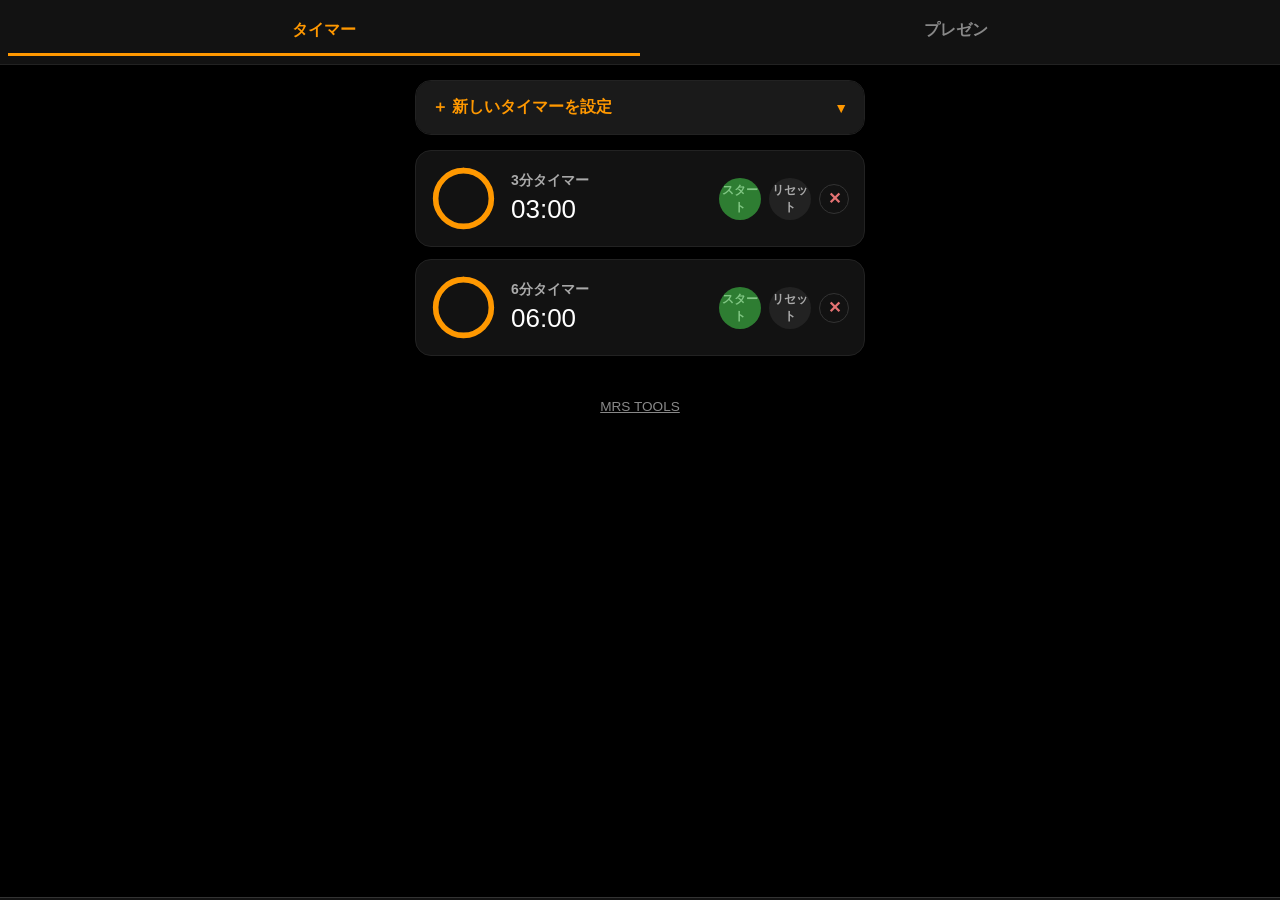
<file: timer/index.html>
<!DOCTYPE html>
<html lang="ja">
<head>
    <meta charset="UTF-8">
    <meta name="viewport" content="width=device-width, initial-scale=1.0, maximum-scale=1.0, user-scalable=no">
    <title>マルチタイマー＆プレゼンベル</title>
        <link rel="stylesheet" href="style.css">
</head>
<body>

    <header>
        <button class="tab-btn active" onclick="switchTab('timer')">タイマー</button>
        <button class="tab-btn" onclick="switchTab('presen')">プレゼン</button>
    </header>

    <main>
        <div id="timer-tab" class="tab-content active">
            <div class="multi-timer-container">
                <div class="accordion-card" id="add-timer-accordion">
                    <button class="accordion-header" onclick="toggleAccordion()">
                        <span>＋ 新しいタイマーを設定</span>
                        <span class="accordion-icon">▼</span>
                    </button>
                    <div class="accordion-body">
                        <input type="text" id="new-timer-label" class="label-input" placeholder="タイマー名 (例: パスタ、筋トレ)">

                        <div class="wheel-picker-wrapper">
                            <div class="wheel-selection-bar"></div>
                            <div class="wheel-column-group">
                                <div class="wheel-column">
                                    <div class="wheel-container" id="wheel-hours">
                                        <ul class="wheel-list"></ul>
                                    </div>
                                    <span class="wheel-unit">時間</span>
                                </div>
                                <div class="wheel-column">
                                    <div class="wheel-container" id="wheel-minutes">
                                        <ul class="wheel-list"></ul>
                                    </div>
                                    <span class="wheel-unit">分</span>
                                </div>
                                <div class="wheel-column">
                                    <div class="wheel-container" id="wheel-seconds">
                                        <ul class="wheel-list"></ul>
                                    </div>
                                    <span class="wheel-unit">秒</span>
                                </div>
                            </div>
                        </div>

                        <button class="add-btn" onclick="addNewTimer()">タイマーを追加</button>
                    </div>
                </div>

                <div id="timers-list" class="timers-list"></div>

                <!-- MRS TOOLS リンクエリア -->
                <div class="footer-link-container">
                    <a href="https://mrs-tools.pages.dev" target="_blank" rel="noopener noreferrer" class="btn-footer-link">MRS TOOLS</a>
                </div>
            </div>
        </div>

        <div id="presen-tab" class="tab-content">
            <div class="presen-container">
                <div class="presen-timer-card">
                    <div style="font-size: 12px; color: #888;">経過時間</div>
                    <div id="presen-display" class="presen-time-display">00:00</div>

                    <div style="display: flex; gap: 10px; justify-content: center; margin-top: 10px;">
                        <button id="presen-start-btn" class="add-btn" style="background-color: #2E7D32; color: #FFF; padding: 10px 24px;" onclick="togglePresenTimer()">スタート</button>
                        <button class="add-btn" style="background-color: #333; color: #AAA; padding: 10px 24px;" onclick="resetPresenTimer()">リセット</button>
                    </div>
                </div>

                <button class="manual-bell-btn" onclick="playRingBell(1)">
                    🔔 手動でベルを鳴らす
                </button>

                <div class="bell-settings-card">
                    <div class="card-title">ベル鳴動設定</div>

                    <div class="bell-row">
                        <div class="bell-row-left">
                            <span class="bell-tag">1回目 (予鈴)</span>
                            <div class="bell-time-inputs">
                                <input type="number" id="bell1-min" class="mini-input" value="7" onchange="savePresenSettings()"> 分
                                <input type="number" id="bell1-sec" class="mini-input" value="0" onchange="savePresenSettings()"> 秒
                            </div>
                        </div>
                        <span class="bell-count">1回</span>
                        <span class="switch-placeholder" aria-hidden="true"></span>
                    </div>

                    <div class="bell-row">
                        <div class="bell-row-left">
                            <span class="bell-tag">2回目 (終了)</span>
                            <div class="bell-time-inputs">
                                <input type="number" id="bell2-min" class="mini-input" value="10" onchange="savePresenSettings()"> 分
                                <input type="number" id="bell2-sec" class="mini-input" value="0" onchange="savePresenSettings()"> 秒
                            </div>
                        </div>
                        <span class="bell-count">2回</span>
                        <label class="switch">
                            <input type="checkbox" id="bell2-enable" checked onchange="savePresenSettings()">
                            <span class="slider"></span>
                        </label>
                    </div>

                    <div class="bell-row">
                        <div class="bell-row-left">
                            <span class="bell-tag">3回目 (質疑)</span>
                            <div class="bell-time-inputs">
                                <input type="number" id="bell3-min" class="mini-input" value="15" onchange="savePresenSettings()"> 分
                                <input type="number" id="bell3-sec" class="mini-input" value="0" onchange="savePresenSettings()"> 秒
                            </div>
                        </div>
                        <span class="bell-count">3回</span>
                        <label class="switch">
                            <input type="checkbox" id="bell3-enable" checked onchange="savePresenSettings()">
                            <span class="slider"></span>
                        </label>
                    </div>
                </div>

                <!-- MRS TOOLS リンクエリア -->
                <div class="footer-link-container">
                    <a href="https://mrs-tools.pages.dev" target="_blank" rel="noopener noreferrer" class="btn-footer-link">MRS TOOLS</a>
                </div>
            </div>
        </div>
    </main>

        <script src="script.js"></script>
    <!-- ========================================
         固定広告
    ========================================= -->
    <div class="ad-banner">
        <div style="max-width: 100%;">
            <!-- admax -->
            <script src="https://adm.shinobi.jp/s/8a495d941206bf0c34aff9559f8d2cea"></script>
            <!-- admax -->
        </div>
    </div>

</body>
</html>
</file>
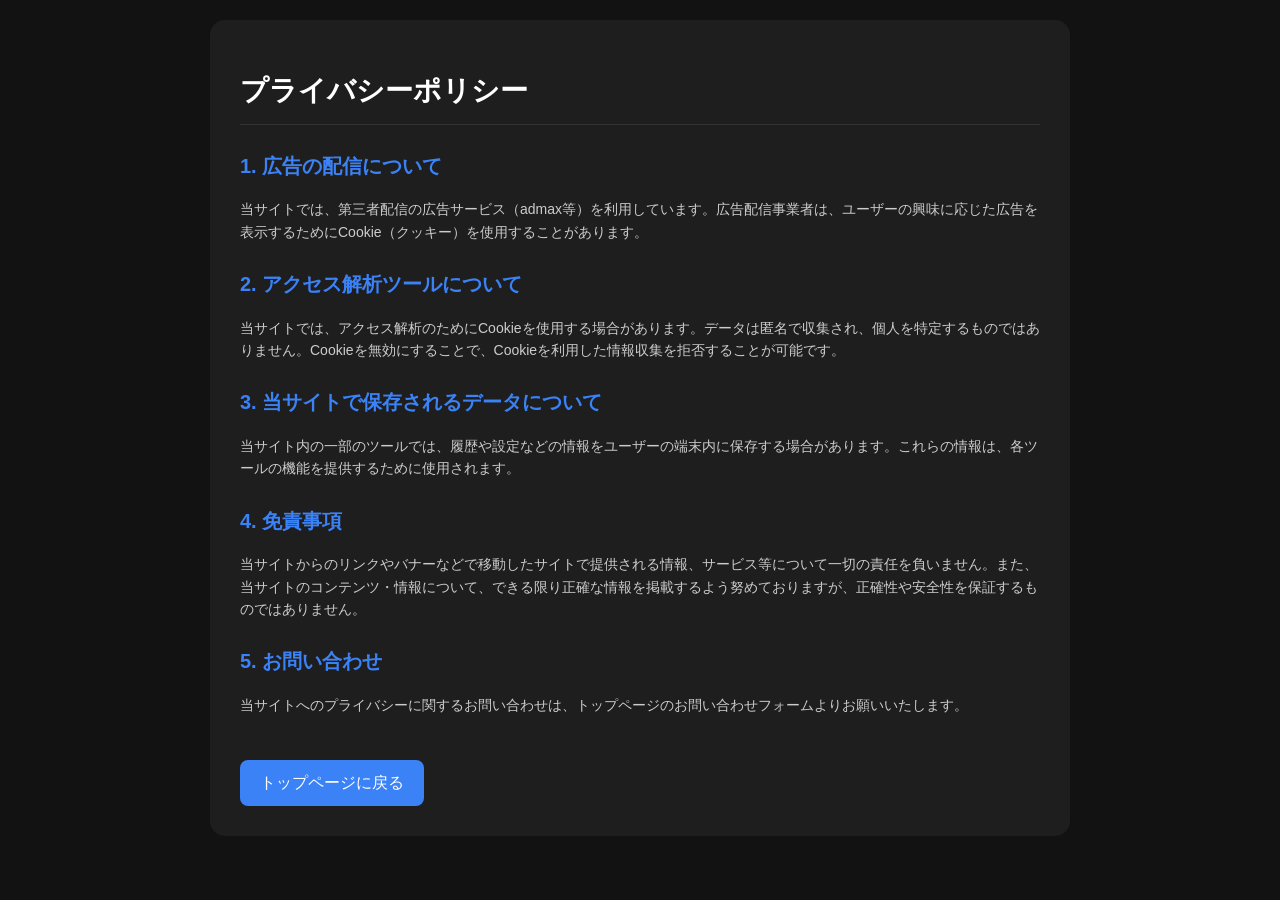
<file: privacy.html>
<!DOCTYPE html>
<html lang="ja">
<head>
    <meta charset="UTF-8">
    <meta name="viewport" content="width=device-width, initial-scale=1.0">
    <title>プライバシーポリシー - MRS TOOLS</title>
    <style>
        body {
            margin: 0;
            background-color: #121212;
            color: #ffffff;
            font-family: Arial, sans-serif;
            line-height: 1.6;
            padding: 20px;
        }
        .container {
            max-width: 800px;
            margin: auto;
            background-color: #1e1e1e;
            padding: 30px;
            border-radius: 15px;
        }
        h1 {
            font-size: 28px;
            border-bottom: 1px solid #333;
            padding-bottom: 10px;
        }
        h2 {
            font-size: 20px;
            margin-top: 25px;
            color: #3b82f6;
        }
        p {
            color: #cccccc;
            font-size: 14px;
        }
        a {
            color: #3b82f6;
            text-decoration: none;
        }
        a:hover {
            text-decoration: underline;
        }
        .back-link {
            display: inline-block;
            margin-top: 30px;
            padding: 10px 20px;
            background-color: #3b82f6;
            color: white;
            border-radius: 8px;
        }
    </style>
</head>
<body>

<div class="container">
    <h1>プライバシーポリシー</h1>

    <h2>1. 広告の配信について</h2>
    <p>当サイトでは、第三者配信の広告サービス（admax等）を利用しています。広告配信事業者は、ユーザーの興味に応じた広告を表示するためにCookie（クッキー）を使用することがあります。</p>

    <h2>2. アクセス解析ツールについて</h2>
    <p>当サイトでは、アクセス解析のためにCookieを使用する場合があります。データは匿名で収集され、個人を特定するものではありません。Cookieを無効にすることで、Cookieを利用した情報収集を拒否することが可能です。</p>

    <h2>3. 当サイトで保存されるデータについて</h2>
    <p>当サイト内の一部のツールでは、履歴や設定などの情報をユーザーの端末内に保存する場合があります。これらの情報は、各ツールの機能を提供するために使用されます。</p>

    <h2>4. 免責事項</h2>
    <p>当サイトからのリンクやバナーなどで移動したサイトで提供される情報、サービス等について一切の責任を負いません。また、当サイトのコンテンツ・情報について、できる限り正確な情報を掲載するよう努めておりますが、正確性や安全性を保証するものではありません。</p>

    <h2>5. お問い合わせ</h2>
    <p>当サイトへのプライバシーに関するお問い合わせは、トップページのお問い合わせフォームよりお願いいたします。</p>

    <a class="back-link" href="index.html">トップページに戻る</a>
</div>

</body>
</html>
</file>
<file: counter/style.css>
/* --- 全体スタイル・ダークモード設定 --- */
* {
    box-sizing: border-box;
    margin: 0;
    padding: 0;
    /* タップ時のハイライトやテキスト選択を防止 */
    -webkit-tap-highlight-color: transparent;
    -webkit-user-select: none;
    user-select: none;
    touch-action: manipulation;/*横スクロール効かなかったのでpan-yから変更*/
}

body {
    font-family: -apple-system, BlinkMacSystemFont, "Segoe UI", Roboto, "Helvetica Neue", Arial, sans-serif;
    background-color: #121212;
    color: #E0E0E0;
    display: flex;
    flex-direction: column;
    height: 100vh; /*旧ブラウザ用フォールバック*/
    height: 100dvh; /*アドレスバー変動に対応*/
    overflow: hidden;
}

/* テキスト入力欄はテキスト選択を許可 */
input[type="text"] {
    -webkit-user-select: text;
    user-select: text;
}

/* --- ヘッダー・タブ切替 --- */
header {
    background-color: #1E1E1E;
    border-bottom: 1px solid #333;
    display: flex;
    justify-content: space-around;
    padding: 8px;
    flex-shrink: 0;
}

.tab-btn {
    flex: 1;
    padding: 12px;
    background: none;
    border: none;
    color: #888;
    font-size: 16px;
    font-weight: bold;
    cursor: pointer;
    border-bottom: 3px solid transparent;
    transition: all 0.2s;
}

.tab-btn.active {
    color: #4CAF50;
    border-bottom-color: #4CAF50;
}

/* --- メインコンテンツエリア --- */
main {
    flex: 1;
    overflow-y: auto;
    position: relative;
}

.tab-content {
    display: none;
    height: 100%;
    flex-direction: column;
}

.tab-content.active {
    display: flex;
}

/* --- シングルカウンター --- */
.single-container {
    display: flex;
    flex-direction: column;
    min-height: 100%;
}

.count-display-section {
    background-color: #1A1A1A;
    padding: 20px 15px;
    display: flex;
    flex-direction: column;
    align-items: center;
    justify-content: center;
    border-bottom: 2px solid #333;
    flex-shrink: 0;
}

.count-number {
    font-size: 64px;
    font-weight: bold;
    color: #FFFFFF;
    margin-bottom: 15px;
    font-variant-numeric: tabular-nums;
}

.btn-group {
    display: flex;
    gap: 10px;
    width: 100%;
    max-width: 400px;
}

.btn {
    flex: 1;
    padding: 14px;
    font-size: 18px;
    font-weight: bold;
    border: none;
    border-radius: 12px;
    cursor: pointer;
    color: #FFF;
    transition: opacity 0.1s;
}

.btn:active {
    opacity: 0.7;
}

.btn-plus { background-color: #2E7D32; font-size: 24px; }
.btn-minus { background-color: #C62828; font-size: 24px; }
.btn-save { background-color: #1565C0; }
.btn-reset { background-color: #424242; color: #AAA; }

/* 履歴テーブルエリア */
.history-section {
    flex: 1;
    padding: 15px;
    padding-bottom: calc(80px + env(safe-area-inset-bottom)); /* 広告分 + Safe Area */
    overflow-y: auto;
    background-color: #121212;
}

.history-header {
    display: flex;
    justify-content: space-between;
    align-items: center;
    margin-bottom: 10px;
    padding-bottom: 5px;
    border-bottom: 1px solid #333;
}

.history-title {
    font-size: 14px;
    color: #888;
}

.clear-history-btn {
    background: none;
    border: none;
    color: #E57373;
    font-size: 12px;
    cursor: pointer;
}

/* テーブル基本デザイン */
.custom-table-wrapper {
    width: 100%;
    overflow-x: auto;
    background-color: #1A1A1A;
    border-radius: 8px;
    border: 1px solid #2A2A2A;
}

.custom-table {
    width: 100%;
    border-collapse: collapse;
    font-size: 13px;
    text-align: left;
}

.custom-table th, .custom-table td {
    padding: 10px 10px;
    border-bottom: 1px solid #2A2A2A;
    white-space: nowrap;
}

.custom-table th {
    background-color: #1E1E1E;
    color: #888;
    font-weight: normal;
    position: sticky;
    top: 0;
    z-index: 1;
}

.custom-table td.val-cell {
    font-weight: bold;
    color: #4CAF50;
    text-align: right;
}

.custom-table td.no-cell {
    color: #4CAF50;
    font-weight: bold;
    width: 45px;
}

.table-label-input {
    background: none;
    border: none;
    border-bottom: 1px dashed #555;
    color: #FFF;
    font-size: 13px;
    padding: 2px 4px;
    width: 110px;
}

.table-label-input:focus {
    outline: none;
    border-bottom-color: #4CAF50;
}

/* --- マルチカウンター --- */
.multi-container {
    padding: 15px;
    padding-bottom: calc(80px + env(safe-area-inset-bottom)); /* 広告分 + Safe Area */
    overflow-y: auto;
    display: flex;
    flex-direction: column;
    gap: 15px;
}

.multi-controls {
    display: flex;
    gap: 10px;
    flex-shrink: 0;
}

.add-counter-btn {
    flex: 1;
    padding: 12px;
    background-color: #1E1E1E;
    border: 1px dashed #4CAF50;
    color: #4CAF50;
    border-radius: 10px;
    font-size: 14px;
    font-weight: bold;
    cursor: pointer;
}

.save-score-btn {
    flex: 1;
    padding: 12px;
    background-color: #1565C0;
    border: none;
    color: #FFF;
    border-radius: 10px;
    font-size: 14px;
    font-weight: bold;
    cursor: pointer;
}

.multi-list {
    display: flex;
    flex-direction: column;
    gap: 10px;
}

.multi-card {
    background-color: #1E1E1E;
    border-radius: 12px;
    padding: 12px;
    display: flex;
    flex-direction: column;
    gap: 8px;
}

.multi-card-header {
    display: flex;
    justify-content: space-between;
    align-items: center;
}

.multi-label-input {
    background: none;
    border: none;
    border-bottom: 1px solid #444;
    color: #FFF;
    font-size: 15px;
    padding: 2px 4px;
    width: 65%;
}

.multi-label-input:focus {
    outline: none;
    border-bottom-color: #4CAF50;
}

.btn-delete {
    background: none;
    border: none;
    color: #E57373;
    font-size: 12px;
    cursor: pointer;
}

.multi-card-body {
    display: flex;
    align-items: center;
    justify-content: space-between;
}

.multi-val {
    font-size: 28px;
    font-weight: bold;
    min-width: 60px;
    text-align: center;
    font-variant-numeric: tabular-nums;
}

.multi-btn-group {
    display: flex;
    gap: 8px;
}

.sm-btn {
    width: 40px;
    height: 40px;
    border: none;
    border-radius: 8px;
    font-size: 18px;
    font-weight: bold;
    color: #FFF;
    cursor: pointer;
    display: flex;
    align-items: center;
    justify-content: center;
}

.sm-btn:active {
    opacity: 0.7;
}

.sm-btn-plus { background-color: #2E7D32; }
.sm-btn-minus { background-color: #C62828; }
.sm-btn-reset { background-color: #424242; font-size: 11px; color: #AAA; }

/* 保存履歴エリア */
.history-board-section {
    margin-top: 10px;
    background-color: #1A1A1A;
    border-radius: 12px;
    padding: 12px;
    border: 1px solid #333;
}

.history-board-header {
    display: flex;
    justify-content: space-between;
    align-items: center;
    margin-bottom: 10px;
}

.history-board-title {
    font-size: 14px;
    font-weight: bold;
    color: #4CAF50;
}

.history-table {
    width: 100%;
}

.history-table th, .history-table td {
    text-align: center;
}

.history-table th.time-col, .history-table td.time-col {
    text-align: left;
}

.history-table tfoot td {
    background-color: #242424;
    font-weight: bold;
    color: #FFB74D;
    border-top: 2px solid #444;
}

.empty-msg {
    text-align: center;
    color: #666;
    padding: 20px 0;
    font-size: 13px;
}

/* ========================================
   Fixed Advertisement
======================================== */

.ad-banner {
    position: fixed;
    bottom: 0;
    left: 0;
    width: 100%;
    display: flex;
    justify-content: center;
    align-items: center;
    background-color: #121212;
    z-index: 1000;
    padding-top: 1px;
    padding-bottom: calc(1px + env(safe-area-inset-bottom));
    border-top: 1px solid #333;
}

/* ========================================
   Footer Link (MRS TOOLS)
======================================== */

.footer-link-container {
    width: 100%;
    margin-top: 24px;
    margin-bottom: 12px;
    text-align: center;
}

.btn-footer-link {
    display: inline-block;
    color: #888888;
    font-size: 0.85rem;
    font-weight: normal;
    text-decoration: underline;
    background: none;
    border: none;
    border-radius: 0;
    min-height: auto;
    padding: 4px 8px;
    transition: color 0.2s;
}

.btn-footer-link:active,
.btn-footer-link:hover {
    color: #cccccc;
    background-color: transparent;
    transform: none;
}
</file>
<file: dice-coin/style.css>
/* ========================================
   MRS WORKS
   Common Styles
======================================== */

:root {
    --color-bg: #0c0c0c;
    --color-bg-elevated: #1a1a1a;
    --color-bg-raised: #232323;
    --color-border: #2c2c2c;
    --color-text: #f5f5f5;
    --color-text-muted: #8a8a8a;
    --color-accent: #ff8a3d;
    --color-accent-dim: #cc6a24;
    --color-on-accent: #23100a;
    --color-danger: #e0522f;
    --radius-lg: 20px;
    --radius-md: 14px;
    --radius-sm: 10px;

    /* 広告枠の高さ（一元管理） */
    --ad-height: 60px;
}

* {
    box-sizing: border-box;
}

html,
body {
    margin: 0;
    padding: 0;
    overscroll-behavior: none;
}

body {
    font-family: -apple-system, BlinkMacSystemFont, "Hiragino Sans", "Segoe UI", Roboto, sans-serif;
    background: var(--color-bg);
    color: var(--color-text);
    -webkit-tap-highlight-color: transparent;
}

button {
    font-family: inherit;
    touch-action: manipulation;
}

/* ========================================
   App
======================================== */

#app {
    width: 100%;
    max-width: 600px;
    min-height: 100dvh;
    margin: 0 auto;
    padding: 16px;

    /* 固定広告によるコンテンツ隠れ防止 */
    /*Webkit でflexbocが無視されるので、修正*/
    /*padding-bottom: calc(var(--ad-height) + env(safe-area-inset-bottom) + 20px);*/

    display: flex;
    flex-direction: column;
}

.brand-link {
    display: inline-block;
    color: var(--color-text-muted);
    font-size: 12px;
    font-weight: 700;
    letter-spacing: 0.04em;
    text-decoration: none;
    margin-bottom: 10px;
}

.brand-link:active {
    opacity: 0.7;
}

/* ========================================
   Buttons (common)
======================================== */

button {
    cursor: pointer;
    -webkit-user-select: none;
    user-select: none;
}

/* ========================================
   Topbar / Tabs
======================================== */

.topbar {
    display: flex;
    align-items: center;
    justify-content: space-between;
    gap: 12px;
    margin-bottom: 18px;
}

.tabs {
    display: flex;
    gap: 0;
    background: var(--color-bg-elevated);
    border: 1px solid var(--color-border);
    border-radius: 12px;
    padding: 3px;
}

.tab-btn {
    background: transparent;
    border: none;
    color: var(--color-text-muted);
    font-size: 14px;
    font-weight: 700;
    letter-spacing: 0.04em;
    padding: 8px 18px;
    min-width: 72px;
    border-radius: 9px;
    position: relative;
}

.tab-btn.is-active {
    color: var(--color-text);
    background: var(--color-bg-raised);
}

.tab-btn.is-active::after {
    content: none;
}

.settings-btn {
    background: var(--color-bg-elevated);
    border: 1px solid var(--color-border);
    color: var(--color-text);
    width: 42px;
    height: 42px;
    border-radius: 50%;
    display: flex;
    align-items: center;
    justify-content: center;
    flex-shrink: 0;
}

.settings-btn:active {
    background: var(--color-bg-raised);
}

.settings-btn:disabled {
    opacity: 0.4;
    pointer-events: none;
}

/* ========================================
   Panels
======================================== */

.panel {
    display: none;
    flex-direction: column;
    /*flex: 1;*/
}

.panel.is-active {
    display: flex;
}

/* ========================================
   Stage (dice / coin display area)
======================================== */

.stage-area {
    min-height: 34vh;
    display: flex;
    align-items: center;
    justify-content: center;
    gap: 14px;
    flex-wrap: wrap;
    perspective: 900px;
    padding: 12px 0;
}

/* ---- Dice: D6 cube ---- */

.die-cube-wrap {
    width: 78px;
    height: 78px;
    perspective: 600px;
}

.die-cube {
    width: 100%;
    height: 100%;
    position: relative;
    transform-style: preserve-3d;
    transform: rotateX(-22deg) rotateY(-30deg);
    transition: transform 0.9s cubic-bezier(0.2, 0.85, 0.35, 1);
}

.die-cube.is-rolling {
    transition: transform 0.9s cubic-bezier(0.4, 0, 0.2, 1);
}

.die-face {
    position: absolute;
    width: 78px;
    height: 78px;
    background: linear-gradient(155deg, #232323, #141414);
    border: 1px solid var(--color-border);
    border-radius: 12px;
    display: grid;
    grid-template-columns: repeat(3, 1fr);
    grid-template-rows: repeat(3, 1fr);
    padding: 12px;
}

.die-face .dot {
    width: 10px;
    height: 10px;
    border-radius: 50%;
    background: var(--color-accent);
    align-self: center;
    justify-self: center;
    opacity: 0;
}

.die-face[data-value="1"] .dot-5 { opacity: 1; }

.die-face[data-value="2"] .dot-1,
.die-face[data-value="2"] .dot-9 { opacity: 1; }

.die-face[data-value="3"] .dot-1,
.die-face[data-value="3"] .dot-5,
.die-face[data-value="3"] .dot-9 { opacity: 1; }

.die-face[data-value="4"] .dot-1,
.die-face[data-value="4"] .dot-3,
.die-face[data-value="4"] .dot-7,
.die-face[data-value="4"] .dot-9 { opacity: 1; }

.die-face[data-value="5"] .dot-1,
.die-face[data-value="5"] .dot-3,
.die-face[data-value="5"] .dot-5,
.die-face[data-value="5"] .dot-7,
.die-face[data-value="5"] .dot-9 { opacity: 1; }

.die-face[data-value="6"] .dot-1,
.die-face[data-value="6"] .dot-3,
.die-face[data-value="6"] .dot-4,
.die-face[data-value="6"] .dot-6,
.die-face[data-value="6"] .dot-7,
.die-face[data-value="6"] .dot-9 { opacity: 1; }

.die-face--front  { transform: translateZ(39px); }
.die-face--back   { transform: rotateY(180deg) translateZ(39px); }
.die-face--right  { transform: rotateY(90deg) translateZ(39px); }
.die-face--left   { transform: rotateY(-90deg) translateZ(39px); }
.die-face--top    { transform: rotateX(90deg) translateZ(39px); }
.die-face--bottom { transform: rotateX(-90deg) translateZ(39px); }

.die-slot {
    position: relative;
}

/* ---- Coin ---- */

.coin-wrap {
    width: 96px;
    height: 96px;
    perspective: 600px;
}

.coin {
    width: 100%;
    height: 100%;
    position: relative;
    transform-style: preserve-3d;
    transform: rotateY(0deg);
    transition: transform 0.9s cubic-bezier(0.2, 0.85, 0.35, 1);
}

.coin.is-tossing {
    transition: transform 0.9s cubic-bezier(0.4, 0, 0.2, 1);
}

.coin-face {
    position: absolute;
    inset: 0;
    border-radius: 50%;
    display: flex;
    align-items: center;
    justify-content: center;
    font-size: 20px;
    font-weight: 800;
    backface-visibility: hidden;
    border: 1px solid var(--color-border);
    box-shadow: inset 0 0 0 3px rgba(255, 255, 255, 0.04), 0 10px 18px rgba(0, 0, 0, 0.45);
}

.coin-face--heads {
    background: linear-gradient(155deg, #2c3f30, #142118);
    color: var(--color-accent);
}

.coin-logo {
    width: 72%;
    height: 72%;
    object-fit: cover;
    border-radius: 50%;
    display: block;
}

.coin-face--tails {
    background: linear-gradient(155deg, #262626, #141414);
    color: var(--color-text);
    transform: rotateY(180deg);
}

/* ========================================
   Result area
======================================== */

.result-area {
    text-align: center;
    padding: 10px 0 6px;
    min-height: 56px;
}

.result-hint {
    color: var(--color-text-muted);
    font-size: 14px;
    margin: 0;
}

.result-values {
    display: flex;
    justify-content: center;
    gap: 10px;
    flex-wrap: wrap;
    font-size: 20px;
    font-weight: 700;
    margin-bottom: 4px;
}

.result-total {
    color: var(--color-text-muted);
    font-size: 14px;
}

.result-total strong {
    color: var(--color-accent);
    font-size: 16px;
}

/* ========================================
   Action button (ROLL / TOSS)
======================================== */

.action-btn {
    width: 100%;
    padding: 18px;
    font-size: 18px;
    font-weight: 800;
    letter-spacing: 0.08em;
    color: var(--color-on-accent);
    background: var(--color-accent);
    border: none;
    border-radius: var(--radius-lg);
    margin: 6px 0 20px;
    transition: transform 0.15s ease, opacity 0.15s ease;
}

.action-btn:active {
    transform: scale(0.98);
}

.action-btn:disabled {
    opacity: 0.5;
    pointer-events: none;
}

/* ========================================
   History
======================================== */

.history-section {
    /*flex: 1;*/
    margin-bottom: calc(var(--ad-height) + env(safe-area-inset-bottom) + 20px);
}

.history-header {
    display: flex;
    align-items: center;
    justify-content: space-between;
    margin-bottom: 8px;
}

.history-header h2 {
    font-size: 14px;
    color: var(--color-text-muted);
    margin: 0;
    font-weight: 700;
    letter-spacing: 0.05em;
}

.clear-btn {
    background: none;
    border: none;
    color: var(--color-text-muted);
    font-size: 13px;
    padding: 6px 4px;
}

.clear-btn:active {
    color: var(--color-danger);
}

.history-list {
    list-style: none;
    margin: 0;
    padding: 0;
    display: flex;
    flex-direction: column;
    gap: 8px;
}

.history-empty {
    color: var(--color-text-muted);
    font-size: 13px;
    padding: 14px 0;
    text-align: center;
}

.history-item {
    background: var(--color-bg-elevated);
    border: 1px solid var(--color-border);
    border-radius: var(--radius-sm);
    padding: 10px 14px;
    display: flex;
    align-items: center;
    justify-content: space-between;
    gap: 10px;
}

.history-item-main {
    display: flex;
    flex-direction: column;
    gap: 2px;
}

.history-item-type {
    font-size: 12px;
    color: var(--color-text-muted);
}

.history-item-values {
    font-size: 15px;
    font-weight: 700;
}

.history-item-summary {
    font-size: 13px;
    color: var(--color-accent);
    font-weight: 700;
}

.history-item-time {
    font-size: 12px;
    color: var(--color-text-muted);
    flex-shrink: 0;
}

/* ========================================
   Modal (settings / confirm)
======================================== */

.modal-overlay {
    position: fixed;
    inset: 0;
    background: rgba(0, 0, 0, 0.6);
    display: flex;
    align-items: flex-end;
    justify-content: center;
    z-index: 2000;
    padding: 0;
}

.modal-overlay[hidden] {
    display: none;
}

.modal {
    width: 100%;
    max-width: 600px;
    background: var(--color-bg-elevated);
    border: 1px solid var(--color-border);
    border-bottom: none;
    border-radius: 20px 20px 0 0;
    padding: 22px 20px calc(20px + env(safe-area-inset-bottom));
}

.modal--small {
    border-radius: 20px;
    margin: 0 16px calc(16px + env(safe-area-inset-bottom));
    padding: 22px 20px;
}

.modal h2 {
    font-size: 16px;
    margin: 0 0 18px;
}

.setting-row {
    display: flex;
    align-items: center;
    justify-content: space-between;
    margin-bottom: 20px;
}

.setting-label {
    font-size: 14px;
    color: var(--color-text-muted);
}

.stepper {
    display: flex;
    align-items: center;
    gap: 4px;
    background: var(--color-bg-raised);
    border-radius: var(--radius-md);
    padding: 4px;
}

.stepper-btn {
    width: 40px;
    height: 40px;
    border: none;
    border-radius: var(--radius-sm);
    background: var(--color-bg-elevated);
    color: var(--color-text);
    font-size: 18px;
    font-weight: 700;
}

.stepper-btn:disabled {
    opacity: 0.35;
}

.stepper-value {
    min-width: 44px;
    text-align: center;
    font-size: 17px;
    font-weight: 800;
}

.modal-actions {
    display: flex;
    gap: 10px;
    margin-top: 6px;
}

.modal-btn {
    flex: 1;
    padding: 14px;
    border-radius: var(--radius-md);
    border: none;
    font-size: 15px;
    font-weight: 700;
}

.modal-btn--cancel {
    background: var(--color-bg-raised);
    color: var(--color-text);
}

.modal-btn--confirm {
    background: var(--color-accent);
    color: var(--color-on-accent);
}

.modal-btn--danger {
    background: var(--color-danger);
    color: #1c0603;
}

.confirm-text {
    font-size: 15px;
    text-align: center;
    margin: 4px 0 18px;
}

/* ========================================
   Responsive
======================================== */

@media (max-width: 600px) {

    #app {
        padding: 14px;
    }

}

@media (prefers-reduced-motion: reduce) {
    .die-cube,
    .coin {
        transition-duration: 0.01ms !important;
    }
}

/* ========================================
   Fixed Advertisement
======================================== */

.ad-banner {
    position: fixed;
    bottom: 0;
    left: 0;
    width: 100%;
    display: flex;
    justify-content: center;
    align-items: center;
    background-color: #121212;
    z-index: 1000;
    padding-top: 1px;
    padding-bottom: calc(1px + env(safe-area-inset-bottom));
    border-top: 1px solid #333;
}


/* MRS TOOLS footer link */
.tools-footer-link {
    text-align: center;
    margin: 0 0 calc(var(--ad-height) + env(safe-area-inset-bottom) + 20px);
    font-size: 13px;
}

.tools-footer-link a {
    color: var(--color-text-muted);
    text-decoration: underline;
}

.tools-footer-link a:active {
    opacity: 0.7;
}
</file>
<file: gb-dialy/style.css>
/* =========================================================
   G & B Diary - style.css
   シンプル・ミニマル(白基調) デザイン
   ========================================================= */

:root {
  --bg: #faf9f5;
  --surface: #ffffff;
  --ink: #2b2b26;
  --ink-soft: #7a786f;
  --border: #e8e5db;

  --good: #5f8a68;
  --good-bg: #e7f0e5;
  --good-strong: #4b7154;

  --bad: #6f7f92;
  --bad-bg: #e9edf2;
  --bad-strong: #56657a;

  --flat: #b28a55;
  --flat-bg: #f3ead9;
  --flat-strong: #916f3f;

  --dot-pink: #ea8fa6;

  --radius-s: 10px;
  --radius-m: 16px;
  --radius-l: 22px;

  --shadow-1: 0 2px 8px rgba(43, 43, 38, 0.06);
  --shadow-2: 0 8px 24px rgba(43, 43, 38, 0.12);
}

* {
  box-sizing: border-box;
  -webkit-tap-highlight-color: transparent;
  -webkit-touch-callout: none;
  -webkit-user-select: none;
  -moz-user-select: none;
  user-select: none;
}

html, body {
  height: 100%;
}

body {
  margin: 0;
  background: var(--bg);
  color: var(--ink);
  font-family: "Noto Sans JP", -apple-system, BlinkMacSystemFont, "Hiragino Sans", sans-serif;
  overscroll-behavior-y: none;
  touch-action: manipulation;
}

textarea, input {
  -webkit-user-select: text;
  user-select: text;
}

button {
  font-family: inherit;
  touch-action: manipulation;
}

.app {
  max-width: 480px;
  margin: 0 auto;
  min-height: 100dvh;
  display: flex;
  flex-direction: column;
  background: var(--bg);
  padding-bottom: env(safe-area-inset-bottom);
}

/* ---------- ヘッダー ---------- */
.app-header {
  padding: 20px 20px 12px;
  text-align: center;
}

.logo {
  margin: 0;
  font-family: "Zen Maru Gothic", sans-serif;
  font-weight: 700;
  font-size: 26px;
  letter-spacing: 0.02em;
  color: var(--ink);
}

.logo .amp {
  color: var(--dot-pink);
  font-weight: 500;
}

.logo-diary {
  color: var(--ink-soft);
  font-weight: 500;
}

/* ---------- タブコンテンツ ---------- */
.tab-content {
  flex: 1;
  padding: 4px 20px 100px;
}

.tab-panel {
  display: none;
  animation: fadeIn 0.18s ease;
}

.tab-panel.is-active {
  display: block;
}

@keyframes fadeIn {
  from { opacity: 0; transform: translateY(4px); }
  to { opacity: 1; transform: translateY(0); }
}

.panel-lead {
  margin: 12px 4px 18px;
  font-size: 15px;
  color: var(--ink-soft);
}

/* ---------- 気分選択ボタン（書く） ---------- */
.mood-select {
  display: flex;
  gap: 10px;
}

.mood-btn {
  flex: 1;
  border: 1.5px solid var(--border);
  background: var(--surface);
  border-radius: var(--radius-m);
  padding: 18px 8px;
  display: flex;
  flex-direction: column;
  align-items: center;
  gap: 4px;
  cursor: pointer;
  transition: transform 0.12s ease, border-color 0.12s ease, background 0.12s ease;
}

.mood-btn:active {
  transform: scale(0.96);
}

.mood-btn-label {
  font-family: "Zen Maru Gothic", sans-serif;
  font-weight: 700;
  font-size: 15px;
}

.mood-btn-sub {
  font-size: 11px;
  color: var(--ink-soft);
}

.mood-btn.mood-good .mood-btn-label { color: var(--good-strong); }
.mood-btn.mood-bad .mood-btn-label { color: var(--bad-strong); }
.mood-btn.mood-flat .mood-btn-label { color: var(--flat-strong); }

.mood-btn.mood-good.is-selected { background: var(--good-bg); border-color: var(--good); }
.mood-btn.mood-bad.is-selected { background: var(--bad-bg); border-color: var(--bad); }
.mood-btn.mood-flat.is-selected { background: var(--flat-bg); border-color: var(--flat); }

/* ---------- 書くフォーム ---------- */
.write-form {
  margin-top: 20px;
}

.selected-mood-chip {
  display: inline-block;
  font-family: "Zen Maru Gothic", sans-serif;
  font-weight: 700;
  font-size: 12px;
  padding: 5px 14px;
  border-radius: 999px;
  margin-bottom: 10px;
}

.selected-mood-chip.mood-good { background: var(--good-bg); color: var(--good-strong); }
.selected-mood-chip.mood-bad { background: var(--bad-bg); color: var(--bad-strong); }
.selected-mood-chip.mood-flat { background: var(--flat-bg); color: var(--flat-strong); }

.diary-textarea {
  width: 100%;
  min-height: 120px;
  resize: none;
  border: 1.5px solid var(--border);
  border-radius: var(--radius-m);
  background: var(--surface);
  padding: 14px;
  font-size: 15px;
  line-height: 1.6;
  color: var(--ink);
  font-family: inherit;
}

.diary-textarea:focus {
  outline: none;
  border-color: var(--ink-soft);
}

.char-count {
  text-align: right;
  font-size: 11px;
  color: var(--ink-soft);
  margin-top: 6px;
}

.write-actions {
  display: flex;
  gap: 10px;
  margin-top: 16px;
}

.primary-btn {
  flex: 1;
  border: none;
  border-radius: var(--radius-m);
  background: var(--ink);
  color: #fff;
  font-weight: 700;
  font-size: 15px;
  padding: 15px;
  cursor: pointer;
  transition: opacity 0.12s ease, transform 0.12s ease;
}

.primary-btn:active {
  transform: scale(0.97);
}

.primary-btn:disabled {
  opacity: 0.35;
}

.secondary-btn {
  border: 1.5px solid var(--border);
  background: var(--surface);
  color: var(--ink-soft);
  border-radius: var(--radius-m);
  font-size: 14px;
  padding: 15px 16px;
  cursor: pointer;
}

.text-btn {
  border: none;
  background: none;
  color: var(--ink-soft);
  font-size: 13px;
  padding: 6px;
  cursor: pointer;
}

/* ---------- 読む：フィルター ---------- */
.filter-bar {
  display: flex;
  gap: 8px;
  margin: 14px 0 18px;
  overflow-x: auto;
}

.filter-btn {
  flex-shrink: 0;
  border: 1.5px solid var(--border);
  background: var(--surface);
  border-radius: 999px;
  padding: 9px 16px;
  font-size: 13px;
  font-weight: 500;
  color: var(--ink-soft);
  cursor: pointer;
}

.filter-btn.is-active[data-filter="good"] { background: var(--good); border-color: var(--good); color: #fff; }
.filter-btn.is-active[data-filter="bad"] { background: var(--bad); border-color: var(--bad); color: #fff; }
.filter-btn.is-active[data-filter="flat"] { background: var(--flat); border-color: var(--flat); color: #fff; }
.filter-btn.is-active[data-filter="all"] { background: var(--ink); border-color: var(--ink); color: #fff; }

/* ---------- 読む：日記一覧 ---------- */
.entry-list {
  display: flex;
  flex-direction: column;
  gap: 20px;
}

.entry-date-group {
  display: flex;
  flex-direction: column;
  gap: 8px;
}

.entry-date-heading {
  font-family: "Zen Maru Gothic", sans-serif;
  font-size: 12px;
  font-weight: 700;
  color: var(--ink-soft);
  padding-left: 2px;
}

.entry-card {
  background: var(--surface);
  border: 1px solid var(--border);
  border-radius: var(--radius-m);
  padding: 14px;
  box-shadow: var(--shadow-1);
}

.entry-card-top {
  display: flex;
  align-items: center;
  justify-content: space-between;
  margin-bottom: 8px;
}

.entry-tag {
  font-family: "Zen Maru Gothic", sans-serif;
  font-size: 11px;
  font-weight: 700;
  padding: 3px 10px;
  border-radius: 999px;
}

.entry-tag.mood-good { background: var(--good-bg); color: var(--good-strong); }
.entry-tag.mood-bad { background: var(--bad-bg); color: var(--bad-strong); }
.entry-tag.mood-flat { background: var(--flat-bg); color: var(--flat-strong); }

.entry-time {
  font-size: 11px;
  color: var(--ink-soft);
}

.entry-text {
  font-size: 14.5px;
  line-height: 1.7;
  color: var(--ink);
  white-space: pre-wrap;
  word-break: break-word;
}

.entry-card-actions {
  display: flex;
  gap: 6px;
  margin-top: 10px;
  justify-content: flex-end;
}

.icon-btn {
  border: none;
  background: var(--bg);
  color: var(--ink-soft);
  border-radius: var(--radius-s);
  font-size: 12px;
  padding: 7px 12px;
  cursor: pointer;
}

.icon-btn.danger {
  color: #b0524f;
}

.empty-state {
  text-align: center;
  color: var(--ink-soft);
  font-size: 14px;
  margin-top: 60px;
}

/* ---------- 見る：カレンダー ---------- */
.calendar-block {
  background: var(--surface);
  border: 1px solid var(--border);
  border-radius: var(--radius-l);
  padding: 16px;
  margin-top: 14px;
  box-shadow: var(--shadow-1);
}

.calendar-header {
  display: flex;
  align-items: center;
  justify-content: space-between;
  margin-bottom: 12px;
}

.calendar-month-label {
  font-family: "Zen Maru Gothic", sans-serif;
  font-weight: 700;
  font-size: 16px;
}

.month-nav {
  border: none;
  background: var(--bg);
  color: var(--ink);
  width: 32px;
  height: 32px;
  border-radius: 50%;
  font-size: 16px;
  cursor: pointer;
}

.calendar-weekdays {
  display: grid;
  grid-template-columns: repeat(7, 1fr);
  margin-bottom: 4px;
}

.calendar-weekdays span {
  text-align: center;
  font-size: 11px;
  color: var(--ink-soft);
  padding-bottom: 4px;
}

.calendar-grid {
  display: grid;
  grid-template-columns: repeat(7, 1fr);
  gap: 4px;
}

.calendar-day {
  position: relative;
  aspect-ratio: 1;
  display: flex;
  align-items: center;
  justify-content: center;
  border-radius: 50%;
  font-size: 13px;
  background: none;
  border: none;
  color: var(--ink);
  cursor: pointer;
}

.calendar-day.is-empty {
  visibility: hidden;
  cursor: default;
}

.calendar-day.is-today {
  border: 1.5px solid var(--ink-soft);
}

.calendar-day.is-selected {
  background: var(--ink);
  color: #fff;
}

.calendar-day-dot {
  position: absolute;
  bottom: 4px;
  width: 5px;
  height: 5px;
  border-radius: 50%;
  background: var(--dot-pink);
}

.calendar-day.is-selected .calendar-day-dot {
  background: #fff;
}

.calendar-day-entries {
  background: var(--good-bg);
  border-radius: var(--radius-m);
  padding: 14px;
  margin-top: 12px;
}

.calendar-day-entries-header {
  display: flex;
  align-items: center;
  justify-content: space-between;
  margin-bottom: 8px;
  font-family: "Zen Maru Gothic", sans-serif;
  font-weight: 700;
  font-size: 13px;
  color: var(--good-strong);
}

.calendar-day-list {
  display: flex;
  flex-direction: column;
  gap: 8px;
}

.calendar-day-list .entry-text-only {
  background: var(--surface);
  border-radius: var(--radius-s);
  padding: 10px 12px;
  font-size: 13.5px;
  line-height: 1.6;
  white-space: pre-wrap;
  word-break: break-word;
}

.calendar-day-empty {
  font-size: 13px;
  color: var(--good-strong);
  opacity: 0.7;
}

/* ---------- 見る：棒グラフ ---------- */
.graph-block {
  background: var(--surface);
  border: 1px solid var(--border);
  border-radius: var(--radius-l);
  padding: 16px;
  margin-top: 14px;
  margin-bottom: 20px;
  box-shadow: var(--shadow-1);
}

.graph-header {
  display: flex;
  align-items: baseline;
  justify-content: space-between;
  margin-bottom: 14px;
}

.graph-title {
  margin: 0;
  font-family: "Zen Maru Gothic", sans-serif;
  font-size: 14px;
  font-weight: 700;
}

.graph-year {
  font-size: 12px;
  color: var(--ink-soft);
}

.bar-graph {
  display: flex;
  align-items: flex-end;
  gap: 4px;
  height: 140px;
}

.bar-col {
  flex: 1;
  display: flex;
  flex-direction: column;
  align-items: center;
  justify-content: flex-end;
  height: 100%;
  gap: 4px;
}

.bar-value {
  font-size: 10px;
  color: var(--good-strong);
  font-weight: 700;
  min-height: 12px;
}

.bar-fill {
  width: 70%;
  background: var(--good);
  border-radius: 4px 4px 2px 2px;
  min-height: 3px;
  transition: height 0.3s ease;
}

.bar-col.is-current-month .bar-fill {
  background: var(--dot-pink);
}

.bar-label {
  font-size: 9.5px;
  color: var(--ink-soft);
}

/* ---------- タブバー ---------- */
.tab-bar {
  position: fixed;
  left: 50%;
  bottom: 90px;
  transform: translateX(-50%);
  width: min(480px, 100%);
  z-index: 1001;
  display: flex;
  flex-direction: row;
  background: var(--surface);
}

.tab-btn {
  flex: 1;
  display: flex;
  flex-direction: column;
  align-items: center;
  gap: 2px;
  border: none;
  background: none;
  padding: 8px 0;
  border-radius: var(--radius-s);
  color: var(--ink-soft);
  cursor: pointer;
}

.tab-btn.is-active {
  color: var(--ink);
  background: var(--bg);
}

.tab-icon {
  font-size: 18px;
}

.tab-label {
  font-size: 11px;
  font-weight: 500;
}

/* ---------- モーダル ---------- */
.modal-overlay {
  position: fixed;
  inset: 0;
  background: rgba(43, 43, 38, 0.45);
  display: flex;
  align-items: flex-end;
  justify-content: center;
  z-index: 50;
}

.modal-overlay[hidden] {
  display: none;
}

.modal-card {
  width: 100%;
  max-width: 480px;
  background: var(--surface);
  border-radius: 24px 24px 0 0;
  padding: 22px 20px calc(20px + env(safe-area-inset-bottom));
  box-shadow: var(--shadow-2);
  animation: slideUp 0.2s ease;
}

@keyframes slideUp {
  from { transform: translateY(20px); opacity: 0; }
  to { transform: translateY(0); opacity: 1; }
}

.modal-title {
  margin: 0 0 14px;
  font-family: "Zen Maru Gothic", sans-serif;
  font-size: 16px;
}

.mood-select-modal .mood-btn {
  padding: 12px 6px;
}

.modal-actions {
  display: flex;
  gap: 10px;
  margin-top: 14px;
}

/* ---------- トースト ---------- */
.toast {
  position: fixed;
  left: 50%;
  bottom: 92px;
  transform: translateX(-50%);
  background: var(--ink);
  color: #fff;
  font-size: 13px;
  padding: 10px 20px;
  border-radius: 999px;
  z-index: 60;
  box-shadow: var(--shadow-2);
  animation: toastIn 0.2s ease;
}

@keyframes toastIn {
  from { opacity: 0; transform: translate(-50%, 8px); }
  to { opacity: 1; transform: translate(-50%, 0); }
}


/* MRS TOOLS link and fixed ad */
.mrs-tools-link-wrap {
  position: fixed;
  left: 50%;
  bottom: 66px;
  transform: translateX(-50%);
  width: min(480px, 100%);
  height: 24px;
  display: flex;
  justify-content: center;
  align-items: center;
  padding: 0;
  z-index: 1001;
  background: var(--surface);
}
.mrs-tools-link {
  color: #888;
  font-size: 0.85rem;
  text-decoration: underline;
}
.ad-banner {
  position: fixed;
  left: 0;
  bottom: 0;
  width: 100%;
  height: 66px;
  display: flex;
  justify-content: center;
  align-items: flex-start;
  z-index: 1000;
  background: #fff;
  padding-top: 1px;
  padding-bottom: calc(1px + env(safe-area-inset-bottom));
}

/* Keep content clear of the fixed tab bar and advertisement. */
.tab-content {
  padding-bottom: 180px;
}
</file>
<file: gb_dialy/style.css>
/* =========================================================
   G & B Diary - style.css
   シンプル・ミニマル(白基調) デザイン
   ========================================================= */

:root {
  --bg: #faf9f5;
  --surface: #ffffff;
  --ink: #2b2b26;
  --ink-soft: #7a786f;
  --border: #e8e5db;

  --good: #5f8a68;
  --good-bg: #e7f0e5;
  --good-strong: #4b7154;

  --bad: #6f7f92;
  --bad-bg: #e9edf2;
  --bad-strong: #56657a;

  --flat: #b28a55;
  --flat-bg: #f3ead9;
  --flat-strong: #916f3f;

  --dot-pink: #ea8fa6;

  --radius-s: 10px;
  --radius-m: 16px;
  --radius-l: 22px;

  --shadow-1: 0 2px 8px rgba(43, 43, 38, 0.06);
  --shadow-2: 0 8px 24px rgba(43, 43, 38, 0.12);
}

* {
  box-sizing: border-box;
  -webkit-tap-highlight-color: transparent;
  -webkit-touch-callout: none;
  -webkit-user-select: none;
  -moz-user-select: none;
  user-select: none;
}

html, body {
  height: 100%;
}

body {
  margin: 0;
  background: var(--bg);
  color: var(--ink);
  font-family: "Noto Sans JP", -apple-system, BlinkMacSystemFont, "Hiragino Sans", sans-serif;
  overscroll-behavior-y: none;
  touch-action: manipulation;
}

textarea, input {
  -webkit-user-select: text;
  user-select: text;
}

button {
  font-family: inherit;
  touch-action: manipulation;
}

.app {
  max-width: 480px;
  margin: 0 auto;
  min-height: 100dvh;
  display: flex;
  flex-direction: column;
  background: var(--bg);
  padding-bottom: env(safe-area-inset-bottom);
}

/* ---------- ヘッダー ---------- */
.app-header {
  padding: 20px 20px 12px;
  text-align: center;
}

.logo {
  margin: 0;
  font-family: "Zen Maru Gothic", sans-serif;
  font-weight: 700;
  font-size: 26px;
  letter-spacing: 0.02em;
  color: var(--ink);
}

.logo .amp {
  color: var(--dot-pink);
  font-weight: 500;
}

.logo-diary {
  color: var(--ink-soft);
  font-weight: 500;
}

/* ---------- タブコンテンツ ---------- */
.tab-content {
  flex: 1;
  padding: 4px 20px 100px;
}

.tab-panel {
  display: none;
  animation: fadeIn 0.18s ease;
}

.tab-panel.is-active {
  display: block;
}

@keyframes fadeIn {
  from { opacity: 0; transform: translateY(4px); }
  to { opacity: 1; transform: translateY(0); }
}

.panel-lead {
  margin: 12px 4px 18px;
  font-size: 15px;
  color: var(--ink-soft);
}

/* ---------- 気分選択ボタン（書く） ---------- */
.mood-select {
  display: flex;
  gap: 10px;
}

.mood-btn {
  flex: 1;
  border: 1.5px solid var(--border);
  background: var(--surface);
  border-radius: var(--radius-m);
  padding: 18px 8px;
  display: flex;
  flex-direction: column;
  align-items: center;
  gap: 4px;
  cursor: pointer;
  transition: transform 0.12s ease, border-color 0.12s ease, background 0.12s ease;
}

.mood-btn:active {
  transform: scale(0.96);
}

.mood-btn-label {
  font-family: "Zen Maru Gothic", sans-serif;
  font-weight: 700;
  font-size: 15px;
}

.mood-btn-sub {
  font-size: 11px;
  color: var(--ink-soft);
}

.mood-btn.mood-good .mood-btn-label { color: var(--good-strong); }
.mood-btn.mood-bad .mood-btn-label { color: var(--bad-strong); }
.mood-btn.mood-flat .mood-btn-label { color: var(--flat-strong); }

.mood-btn.mood-good.is-selected { background: var(--good-bg); border-color: var(--good); }
.mood-btn.mood-bad.is-selected { background: var(--bad-bg); border-color: var(--bad); }
.mood-btn.mood-flat.is-selected { background: var(--flat-bg); border-color: var(--flat); }

/* ---------- 書くフォーム ---------- */
.write-form {
  margin-top: 20px;
}

.selected-mood-chip {
  display: inline-block;
  font-family: "Zen Maru Gothic", sans-serif;
  font-weight: 700;
  font-size: 12px;
  padding: 5px 14px;
  border-radius: 999px;
  margin-bottom: 10px;
}

.selected-mood-chip.mood-good { background: var(--good-bg); color: var(--good-strong); }
.selected-mood-chip.mood-bad { background: var(--bad-bg); color: var(--bad-strong); }
.selected-mood-chip.mood-flat { background: var(--flat-bg); color: var(--flat-strong); }

.diary-textarea {
  width: 100%;
  min-height: 120px;
  resize: none;
  border: 1.5px solid var(--border);
  border-radius: var(--radius-m);
  background: var(--surface);
  padding: 14px;
  font-size: 15px;
  line-height: 1.6;
  color: var(--ink);
  font-family: inherit;
}

.diary-textarea:focus {
  outline: none;
  border-color: var(--ink-soft);
}

.char-count {
  text-align: right;
  font-size: 11px;
  color: var(--ink-soft);
  margin-top: 6px;
}

.write-actions {
  display: flex;
  gap: 10px;
  margin-top: 16px;
}

.primary-btn {
  flex: 1;
  border: none;
  border-radius: var(--radius-m);
  background: var(--ink);
  color: #fff;
  font-weight: 700;
  font-size: 15px;
  padding: 15px;
  cursor: pointer;
  transition: opacity 0.12s ease, transform 0.12s ease;
}

.primary-btn:active {
  transform: scale(0.97);
}

.primary-btn:disabled {
  opacity: 0.35;
}

.secondary-btn {
  border: 1.5px solid var(--border);
  background: var(--surface);
  color: var(--ink-soft);
  border-radius: var(--radius-m);
  font-size: 14px;
  padding: 15px 16px;
  cursor: pointer;
}

.text-btn {
  border: none;
  background: none;
  color: var(--ink-soft);
  font-size: 13px;
  padding: 6px;
  cursor: pointer;
}

/* ---------- 読む：フィルター ---------- */
.filter-bar {
  display: flex;
  gap: 8px;
  margin: 14px 0 18px;
  overflow-x: auto;
}

.filter-btn {
  flex-shrink: 0;
  border: 1.5px solid var(--border);
  background: var(--surface);
  border-radius: 999px;
  padding: 9px 16px;
  font-size: 13px;
  font-weight: 500;
  color: var(--ink-soft);
  cursor: pointer;
}

.filter-btn.is-active[data-filter="good"] { background: var(--good); border-color: var(--good); color: #fff; }
.filter-btn.is-active[data-filter="bad"] { background: var(--bad); border-color: var(--bad); color: #fff; }
.filter-btn.is-active[data-filter="flat"] { background: var(--flat); border-color: var(--flat); color: #fff; }
.filter-btn.is-active[data-filter="all"] { background: var(--ink); border-color: var(--ink); color: #fff; }

/* ---------- 読む：日記一覧 ---------- */
.entry-list {
  display: flex;
  flex-direction: column;
  gap: 20px;
}

.entry-date-group {
  display: flex;
  flex-direction: column;
  gap: 8px;
}

.entry-date-heading {
  font-family: "Zen Maru Gothic", sans-serif;
  font-size: 12px;
  font-weight: 700;
  color: var(--ink-soft);
  padding-left: 2px;
}

.entry-card {
  background: var(--surface);
  border: 1px solid var(--border);
  border-radius: var(--radius-m);
  padding: 14px;
  box-shadow: var(--shadow-1);
}

.entry-card-top {
  display: flex;
  align-items: center;
  justify-content: space-between;
  margin-bottom: 8px;
}

.entry-tag {
  font-family: "Zen Maru Gothic", sans-serif;
  font-size: 11px;
  font-weight: 700;
  padding: 3px 10px;
  border-radius: 999px;
}

.entry-tag.mood-good { background: var(--good-bg); color: var(--good-strong); }
.entry-tag.mood-bad { background: var(--bad-bg); color: var(--bad-strong); }
.entry-tag.mood-flat { background: var(--flat-bg); color: var(--flat-strong); }

.entry-time {
  font-size: 11px;
  color: var(--ink-soft);
}

.entry-text {
  font-size: 14.5px;
  line-height: 1.7;
  color: var(--ink);
  white-space: pre-wrap;
  word-break: break-word;
}

.entry-card-actions {
  display: flex;
  gap: 6px;
  margin-top: 10px;
  justify-content: flex-end;
}

.icon-btn {
  border: none;
  background: var(--bg);
  color: var(--ink-soft);
  border-radius: var(--radius-s);
  font-size: 12px;
  padding: 7px 12px;
  cursor: pointer;
}

.icon-btn.danger {
  color: #b0524f;
}

.empty-state {
  text-align: center;
  color: var(--ink-soft);
  font-size: 14px;
  margin-top: 60px;
}

/* ---------- 見る：カレンダー ---------- */
.calendar-block {
  background: var(--surface);
  border: 1px solid var(--border);
  border-radius: var(--radius-l);
  padding: 16px;
  margin-top: 14px;
  box-shadow: var(--shadow-1);
}

.calendar-header {
  display: flex;
  align-items: center;
  justify-content: space-between;
  margin-bottom: 12px;
}

.calendar-month-label {
  font-family: "Zen Maru Gothic", sans-serif;
  font-weight: 700;
  font-size: 16px;
}

.month-nav {
  border: none;
  background: var(--bg);
  color: var(--ink);
  width: 32px;
  height: 32px;
  border-radius: 50%;
  font-size: 16px;
  cursor: pointer;
}

.calendar-weekdays {
  display: grid;
  grid-template-columns: repeat(7, 1fr);
  margin-bottom: 4px;
}

.calendar-weekdays span {
  text-align: center;
  font-size: 11px;
  color: var(--ink-soft);
  padding-bottom: 4px;
}

.calendar-grid {
  display: grid;
  grid-template-columns: repeat(7, 1fr);
  gap: 4px;
}

.calendar-day {
  position: relative;
  aspect-ratio: 1;
  display: flex;
  align-items: center;
  justify-content: center;
  border-radius: 50%;
  font-size: 13px;
  background: none;
  border: none;
  color: var(--ink);
  cursor: pointer;
}

.calendar-day.is-empty {
  visibility: hidden;
  cursor: default;
}

.calendar-day.is-today {
  border: 1.5px solid var(--ink-soft);
}

.calendar-day.is-selected {
  background: var(--ink);
  color: #fff;
}

.calendar-day-dot {
  position: absolute;
  bottom: 4px;
  width: 5px;
  height: 5px;
  border-radius: 50%;
  background: var(--dot-pink);
}

.calendar-day.is-selected .calendar-day-dot {
  background: #fff;
}

.calendar-day-entries {
  background: var(--good-bg);
  border-radius: var(--radius-m);
  padding: 14px;
  margin-top: 12px;
}

.calendar-day-entries-header {
  display: flex;
  align-items: center;
  justify-content: space-between;
  margin-bottom: 8px;
  font-family: "Zen Maru Gothic", sans-serif;
  font-weight: 700;
  font-size: 13px;
  color: var(--good-strong);
}

.calendar-day-list {
  display: flex;
  flex-direction: column;
  gap: 8px;
}

.calendar-day-list .entry-text-only {
  background: var(--surface);
  border-radius: var(--radius-s);
  padding: 10px 12px;
  font-size: 13.5px;
  line-height: 1.6;
  white-space: pre-wrap;
  word-break: break-word;
}

.calendar-day-empty {
  font-size: 13px;
  color: var(--good-strong);
  opacity: 0.7;
}

/* ---------- 見る：棒グラフ ---------- */
.graph-block {
  background: var(--surface);
  border: 1px solid var(--border);
  border-radius: var(--radius-l);
  padding: 16px;
  margin-top: 14px;
  margin-bottom: 20px;
  box-shadow: var(--shadow-1);
}

.graph-header {
  display: flex;
  align-items: baseline;
  justify-content: space-between;
  margin-bottom: 14px;
}

.graph-title {
  margin: 0;
  font-family: "Zen Maru Gothic", sans-serif;
  font-size: 14px;
  font-weight: 700;
}

.graph-year {
  font-size: 12px;
  color: var(--ink-soft);
}

.bar-graph {
  display: flex;
  align-items: flex-end;
  gap: 4px;
  height: 140px;
}

.bar-col {
  flex: 1;
  display: flex;
  flex-direction: column;
  align-items: center;
  justify-content: flex-end;
  height: 100%;
  gap: 4px;
}

.bar-value {
  font-size: 10px;
  color: var(--good-strong);
  font-weight: 700;
  min-height: 12px;
}

.bar-fill {
  width: 70%;
  background: var(--good);
  border-radius: 4px 4px 2px 2px;
  min-height: 3px;
  transition: height 0.3s ease;
}

.bar-col.is-current-month .bar-fill {
  background: var(--dot-pink);
}

.bar-label {
  font-size: 9.5px;
  color: var(--ink-soft);
}

/* ---------- タブバー ---------- */
.tab-bar {
  position: sticky;
  bottom: 0;
  display: flex;
  background: var(--surface);
  border-top: 1px solid var(--border);
  padding: 6px 10px calc(6px + env(safe-area-inset-bottom));
  box-shadow: 0 -2px 10px rgba(43, 43, 38, 0.05);
}

.tab-btn {
  flex: 1;
  display: flex;
  flex-direction: column;
  align-items: center;
  gap: 2px;
  border: none;
  background: none;
  padding: 8px 0;
  border-radius: var(--radius-s);
  color: var(--ink-soft);
  cursor: pointer;
}

.tab-btn.is-active {
  color: var(--ink);
  background: var(--bg);
}

.tab-icon {
  font-size: 18px;
}

.tab-label {
  font-size: 11px;
  font-weight: 500;
}

/* ---------- モーダル ---------- */
.modal-overlay {
  position: fixed;
  inset: 0;
  background: rgba(43, 43, 38, 0.45);
  display: flex;
  align-items: flex-end;
  justify-content: center;
  z-index: 50;
}

.modal-overlay[hidden] {
  display: none;
}

.modal-card {
  width: 100%;
  max-width: 480px;
  background: var(--surface);
  border-radius: 24px 24px 0 0;
  padding: 22px 20px calc(20px + env(safe-area-inset-bottom));
  box-shadow: var(--shadow-2);
  animation: slideUp 0.2s ease;
}

@keyframes slideUp {
  from { transform: translateY(20px); opacity: 0; }
  to { transform: translateY(0); opacity: 1; }
}

.modal-title {
  margin: 0 0 14px;
  font-family: "Zen Maru Gothic", sans-serif;
  font-size: 16px;
}

.mood-select-modal .mood-btn {
  padding: 12px 6px;
}

.modal-actions {
  display: flex;
  gap: 10px;
  margin-top: 14px;
}

/* ---------- トースト ---------- */
.toast {
  position: fixed;
  left: 50%;
  bottom: 92px;
  transform: translateX(-50%);
  background: var(--ink);
  color: #fff;
  font-size: 13px;
  padding: 10px 20px;
  border-radius: 999px;
  z-index: 60;
  box-shadow: var(--shadow-2);
  animation: toastIn 0.2s ease;
}

@keyframes toastIn {
  from { opacity: 0; transform: translate(-50%, 8px); }
  to { opacity: 1; transform: translate(-50%, 0); }
}
</file>
<file: metronome/style.css>
/* ========================================
   メトロノーム | MRS TOOLS
======================================== */

:root {
    --ad-height: 60px;

    --color-bg: #090c16;
    --color-bg-2: #121936;
    --color-surface: #151d3b;
    --color-surface-2: #1d2650;
    --color-border: #2a3566;
    --color-accent: #35e0c2;
    --color-accent-soft: rgba(53, 224, 194, 0.16);
    --color-gold: #ffcc4d;
    --color-gold-soft: rgba(255, 204, 77, 0.18);
    --color-danger: #ff3d81;
    --color-text: #eef1fb;
    --color-text-dim: #8a92b8;

    --radius-lg: 22px;
    --radius-md: 14px;
    --radius-sm: 10px;

    --font-display: "Helvetica Neue", Arial, "Hiragino Sans", sans-serif;
    --font-body: -apple-system, BlinkMacSystemFont, "Segoe UI", Roboto, "Hiragino Sans", sans-serif;
    --font-mono: ui-monospace, "SF Mono", "Roboto Mono", "Consolas", monospace;
}

* {
    box-sizing: border-box;
    -webkit-tap-highlight-color: transparent;
}

html, body {
    margin: 0;
    padding: 0;
    width: 100%;
    min-height: 100%;
    background: var(--color-bg);
    color: var(--color-text);
    font-family: var(--font-body);
    -webkit-user-select: none;
    user-select: none;
    -webkit-touch-callout: none;
    touch-action: manipulation;
}

button {
    cursor: pointer;
    font-family: inherit;
    border: none;
    background: none;
    color: inherit;
}

#app {
    min-height: 100dvh;
    padding-bottom: calc(var(--ad-height) + env(safe-area-inset-bottom) + 20px);
    background: radial-gradient(circle at 50% 0%, var(--color-bg-2) 0%, var(--color-bg) 65%);
}

.tool-main {
    max-width: 420px;
    margin: 0 auto;
    padding: 24px 18px 12px;
    display: flex;
    flex-direction: column;
    gap: 16px;
}

/* ---------------- ヘッダー ---------------- */

.eyebrow {
    margin: 0;
    font-size: 0.7rem;
    letter-spacing: 4px;
    color: var(--color-accent);
    font-weight: 700;
}

.tool-title {
    margin: 4px 0 0 0;
    font-family: var(--font-display);
    font-size: 1.7rem;
    font-weight: 800;
    letter-spacing: 1px;
    text-shadow: 0 0 24px var(--color-accent-soft);
}

/* ---------------- 拍アニメーションゾーン（相対配置） ---------------- */

.pulse-zone {
    position: relative;
    display: flex;
    flex-direction: column;
    align-items: center;
    gap: 14px;
    padding: 10px 0 4px;
}

/* ---------------- ステータス / エラーメッセージ ---------------- */

.status-message {
    position: absolute;
    top: -10px;
    left: 50%;
    transform: translateX(-50%);
    width: 92%;
    max-width: 360px;
    padding: 8px 12px;
    border-radius: var(--radius-sm);
    background: rgba(20, 10, 25, 0.94);
    border: 1px solid var(--color-danger);
    color: #ff85ae;
    font-size: 0.78rem;
    line-height: 1.35;
    text-align: center;
    box-shadow: 0 4px 16px rgba(0, 0, 0, 0.6);
    z-index: 20;
    pointer-events: none;
    transition: opacity 0.3s ease, transform 0.3s ease;
}

.status-message.hidden {
    display: none;
    opacity: 0;
}

.pulse-orb {
    width: 120px;
    height: 120px;
    border-radius: 50%;
    display: flex;
    align-items: center;
    justify-content: center;
    background: radial-gradient(circle at 35% 30%, var(--color-surface-2), var(--color-surface));
    border: 2px solid var(--color-border);
    box-shadow: 0 0 0 rgba(53, 224, 194, 0);
    transition: transform 0.06s ease-out, box-shadow 0.08s ease-out, border-color 0.08s ease-out;
}

.pulse-orb.tick {
    transform: scale(1.08);
    border-color: var(--color-accent);
    box-shadow: 0 0 32px var(--color-accent-soft);
}

.pulse-orb.tick.accent {
    transform: scale(1.16);
    border-color: var(--color-gold);
    box-shadow: 0 0 40px var(--color-gold-soft);
}

.pulse-beat-num {
    font-family: var(--font-mono);
    font-size: 2.2rem;
    font-weight: 700;
    color: var(--color-text-dim);
    font-variant-numeric: tabular-nums;
    transition: color 0.08s ease-out;
}

.pulse-orb.tick .pulse-beat-num {
    color: var(--color-accent);
}

.pulse-orb.tick.accent .pulse-beat-num {
    color: var(--color-gold);
}

.beat-dots {
    display: flex;
    gap: 10px;
}

.beat-dot {
    width: 12px;
    height: 12px;
    border-radius: 50%;
    background: var(--color-surface-2);
    border: 1px solid var(--color-border);
    transition: background 0.08s ease-out, border-color 0.08s ease-out, transform 0.08s ease-out;
}

.beat-dot.accent-slot {
    border-color: var(--color-gold);
}

.beat-dot.active {
    background: var(--color-accent);
    border-color: var(--color-accent);
    transform: scale(1.2);
}

.beat-dot.active.accent-slot {
    background: var(--color-gold);
    border-color: var(--color-gold);
}

/* ---------------- 再生ボタン ---------------- */

.transport {
    display: flex;
    justify-content: center;
}

.btn-transport {
    width: 72px;
    height: 72px;
    border-radius: 50%;
    background: linear-gradient(180deg, var(--color-accent) 0%, #1fb89e 100%);
    box-shadow: 0 10px 28px var(--color-accent-soft);
    display: flex;
    align-items: center;
    justify-content: center;
    transition: transform 0.1s;
}

.btn-transport:active {
    transform: scale(0.94);
}

.play-icon {
    width: 0;
    height: 0;
    border-top: 13px solid transparent;
    border-bottom: 13px solid transparent;
    border-left: 20px solid #05261f;
    margin-left: 4px;
}

.play-icon.is-playing {
    width: 20px;
    height: 20px;
    margin-left: 0;
    border: none;
    background: #05261f;
    border-radius: 3px;
}

/* ---------------- タブナビゲーション ---------------- */

.tab-nav {
    display: flex;
    gap: 6px;
    background: var(--color-surface);
    padding: 5px;
    border-radius: var(--radius-md);
    border: 1px solid var(--color-border);
}

.tab-btn {
    flex: 1;
    padding: 8px 0;
    border-radius: var(--radius-sm);
    font-size: 0.85rem;
    font-weight: 700;
    color: var(--color-text-dim);
    transition: all 0.15s ease;
}

.tab-btn.is-active {
    background: var(--color-surface-2);
    color: var(--color-accent);
    box-shadow: 0 2px 8px rgba(0, 0, 0, 0.2);
}

/* ---------------- タブコンテンツ / パネル ---------------- */

.tab-panel {
    display: none;
}

.tab-panel.is-active {
    display: block;
}

.panel {
    background: linear-gradient(180deg, var(--color-surface) 0%, var(--color-bg-2) 100%);
    border: 1px solid var(--color-border);
    border-radius: var(--radius-lg);
    padding: 18px 18px 20px;
}

.panel-head {
    display: flex;
    align-items: center;
    justify-content: space-between;
    gap: 12px;
}

.panel-title {
    margin: 0 0 12px 0;
    font-size: 0.95rem;
    font-weight: 800;
    letter-spacing: 0.5px;
}

.panel-head .panel-title {
    margin-bottom: 0;
}

.field-label {
    margin: 14px 0 8px 0;
    font-size: 0.78rem;
    color: var(--color-text-dim);
}

.field-label:first-of-type {
    margin-top: 4px;
}

/* ---------------- BPM ---------------- */

.bpm-readout {
    display: flex;
    align-items: baseline;
    gap: 4px;
}

.bpm-number {
    width: 104px;
    padding: 0 4px;
    background: transparent;
    border: none;
    color: var(--color-gold);
    font-family: var(--font-mono);
    font-size: 1.9rem;
    font-weight: 700;
    text-align: right;
    font-variant-numeric: tabular-nums;
}

.bpm-number:focus {
    outline: none;
}

.bpm-unit {
    font-size: 0.75rem;
    color: var(--color-text-dim);
    letter-spacing: 1px;
}

.bpm-slider-row {
    display: flex;
    align-items: center;
    gap: 10px;
    margin-top: 10px;
}

.bpm-slider {
    flex: 1;
    -webkit-appearance: none;
    appearance: none;
    height: 4px;
    border-radius: 2px;
    background: var(--color-surface-2);
    outline: none;
}

.bpm-slider::-webkit-slider-thumb {
    -webkit-appearance: none;
    appearance: none;
    width: 22px;
    height: 22px;
    border-radius: 50%;
    background: var(--color-accent);
    box-shadow: 0 2px 8px rgba(0, 0, 0, 0.4);
    cursor: pointer;
}

.bpm-slider::-moz-range-thumb {
    width: 22px;
    height: 22px;
    border-radius: 50%;
    border: none;
    background: var(--color-accent);
    cursor: pointer;
}

.btn-step {
    flex-shrink: 0;
    width: 34px;
    height: 34px;
    border-radius: 50%;
    background: var(--color-surface-2);
    border: 1px solid var(--color-border);
    font-size: 1.1rem;
    display: flex;
    align-items: center;
    justify-content: center;
}

.btn-step:active {
    background: var(--color-bg-2);
}

/* ---------------- セグメントボタン ---------------- */

.segmented {
    display: flex;
    gap: 8px;
}

.segmented-wrap {
    flex-wrap: wrap;
}

.seg-btn {
    flex: 1;
    min-height: 42px;
    padding: 0 10px;
    border-radius: var(--radius-sm);
    background: var(--color-surface-2);
    border: 1px solid var(--color-border);
    font-size: 0.85rem;
    font-weight: 700;
    color: var(--color-text-dim);
    transition: background 0.15s, color 0.15s, border-color 0.15s;
}

.seg-btn.is-active {
    background: var(--color-accent-soft);
    border-color: var(--color-accent);
    color: var(--color-accent);
}

.seg-btn.accent-active {
    background: var(--color-gold-soft);
    border-color: var(--color-gold);
    color: var(--color-gold);
}

/* ---------------- カスタム音源 ---------------- */

.custom-panel {
    margin-top: 14px;
    padding-top: 14px;
    border-top: 1px solid var(--color-border);
    display: flex;
    flex-direction: column;
    gap: 12px;
}

.custom-panel.hidden {
    display: none;
}

.upload-row {
    display: flex;
    align-items: center;
    justify-content: space-between;
    gap: 10px;
}

.upload-label {
    display: flex;
    flex-direction: column;
    gap: 2px;
    font-size: 0.85rem;
    flex: 1;
    min-width: 0;
}

.status-wrapper {
    display: flex;
    align-items: center;
    gap: 6px;
}

.upload-status {
    font-size: 0.7rem;
    color: var(--color-text-dim);
    white-space: nowrap;
    overflow: hidden;
    text-overflow: ellipsis;
    max-width: 140px;
}

.btn-clear {
    width: 18px;
    height: 18px;
    border-radius: 50%;
    background: var(--color-surface-2);
    border: 1px solid var(--color-danger);
    color: var(--color-danger);
    font-size: 0.75rem;
    line-height: 1;
    display: inline-flex;
    align-items: center;
    justify-content: center;
    padding: 0;
    transition: background 0.15s, color 0.15s;
}

.btn-clear:active {
    background: var(--color-danger);
    color: #fff;
}

.btn-clear.hidden {
    display: none;
}

.upload-input {
    display: none;
}

.btn-upload {
    flex-shrink: 0;
    padding: 8px 12px;
    border-radius: var(--radius-sm);
    background: var(--color-surface-2);
    border: 1px solid var(--color-border);
    font-size: 0.78rem;
    font-weight: 700;
}

.btn-upload:active {
    background: var(--color-bg-2);
}

.upload-hint {
    margin: 0;
    font-size: 0.72rem;
    color: var(--color-text-dim);
    line-height: 1.5;
}

/* ---------------- ダウンロード ---------------- */

.download-row {
    display: flex;
    align-items: center;
    justify-content: space-between;
    margin-bottom: 14px;
}

.download-row .field-label {
    margin: 0;
}

.bars-input {
    width: 72px;
    padding: 8px 10px;
    border-radius: var(--radius-sm);
    background: var(--color-surface-2);
    border: 1px solid var(--color-border);
    color: var(--color-text);
    font-family: var(--font-mono);
    font-size: 1rem;
    text-align: center;
}

.bars-input:focus {
    outline: none;
    border-color: var(--color-accent);
}

.btn-download {
    width: 100%;
    min-height: 48px;
    border-radius: var(--radius-md);
    background: var(--color-surface-2);
    border: 1px solid var(--color-border);
    font-size: 0.9rem;
    font-weight: 800;
    letter-spacing: 0.5px;
    transition: opacity 0.2s, transform 0.1s;
}

.btn-download:active {
    transform: scale(0.98);
}

.btn-download:disabled {
    opacity: 0.5;
}

/* ---------------- フッター ---------------- */

.tool-footer {
    display: flex;
    justify-content: center;
    padding: 8px 0 4px;
}

.mrs-tools-link {
    padding: 4px 10px;
    color: var(--color-text-dim);
    font-size: 0.8rem;
    text-decoration: underline;
}

.mrs-tools-link:active {
    color: var(--color-text);
}

/* ---------------- 広告 ---------------- */

.ad-banner {
    position: fixed;
    bottom: 0;
    left: 0;
    width: 100%;
    display: flex;
    justify-content: center;
    align-items: center;
    min-height: var(--ad-height);
    background-color: #121212;
    z-index: 1000;
    padding-top: 1px;
    padding-bottom: calc(1px + env(safe-area-inset-bottom));
    border-top: 1px solid #333;
}
</file>
<file: timer/style.css>
* {
            box-sizing: border-box;
            margin: 0;
            padding: 0;
            -webkit-tap-highlight-color: transparent;
            -webkit-user-select: none;
            user-select: none;
            touch-action: manipulation;
        }

        body {
            font-family: -apple-system, BlinkMacSystemFont, "Segoe UI", Roboto, "Helvetica Neue", Arial, sans-serif;
            background-color: #000000;
            color: #E0E0E0;
            display: flex;
            flex-direction: column;
            height: 100vh;
            overflow: hidden;
        }

        input[type="text"], input[type="number"] {
            -webkit-user-select: text;
            user-select: text;
        }

        header {
            background-color: #121212;
            border-bottom: 1px solid #222;
            display: flex;
            justify-content: space-around;
            padding: 8px;
            flex-shrink: 0;
        }

        .tab-btn {
            flex: 1;
            padding: 12px;
            background: none;
            border: none;
            color: #888;
            font-size: 16px;
            font-weight: bold;
            cursor: pointer;
            border-bottom: 3px solid transparent;
            transition: all 0.2s;
        }

        .tab-btn.active {
            color: #FF9800;
            border-bottom-color: #FF9800;
        }

        main {
            flex: 1;
            overflow-y: auto;
            position: relative;
        }

        .tab-content {
            display: none;
            height: 100%;
            flex-direction: column;
            padding: 15px;
        }

        .tab-content.active {
            display: flex;
        }

        .multi-timer-container {
            display: flex;
            flex-direction: column;
            gap: 15px;
            max-width: 450px;
            margin: 0 auto;
            width: 100%;
        }

        .accordion-card {
            background-color: #121212;
            border-radius: 16px;
            border: 1px solid #222;
            overflow: hidden;
            transition: all 0.3s ease;
        }

        .accordion-header {
            width: 100%;
            padding: 16px;
            background-color: #1A1A1A;
            color: #FF9800;
            font-size: 16px;
            font-weight: bold;
            border: none;
            display: flex;
            justify-content: space-between;
            align-items: center;
            cursor: pointer;
        }

        .accordion-icon {
            font-size: 14px;
            transition: transform 0.3s ease;
        }

        .accordion-card.open .accordion-icon {
            transform: rotate(180deg);
        }

        .accordion-body {
            max-height: 0;
            overflow: hidden;
            transition: max-height 0.35s ease-out, padding 0.35s ease-out;
            padding: 0 15px;
            display: flex;
            flex-direction: column;
            gap: 15px;
        }

        .accordion-card.open .accordion-body {
            max-height: 380px;
            padding: 15px;
        }

        .label-input {
            width: 100%;
            padding: 10px;
            background-color: #1E1E1E;
            border: 1px solid #333;
            border-radius: 8px;
            color: #FFF;
            font-size: 14px;
        }

        .label-input:focus {
            outline: none;
            border-color: #FF9800;
        }

        .wheel-picker-wrapper {
            position: relative;
            width: 100%;
            height: 160px;
            display: flex;
            justify-content: center;
            align-items: center;
            background-color: #000000;
            border-radius: 12px;
            overflow: hidden;
        }

        .wheel-selection-bar {
            position: absolute;
            top: 50%;
            left: 8px;
            right: 8px;
            height: 40px;
            transform: translateY(-50%);
            background-color: rgba(255, 255, 255, 0.15);
            border-radius: 8px;
            pointer-events: none;
            z-index: 2;
        }

        .wheel-column-group {
            display: flex;
            width: 100%;
            height: 100%;
            justify-content: space-evenly;
            align-items: center;
            z-index: 1;
        }

        .wheel-column {
            display: flex;
            align-items: center;
            position: relative;
        }

        .wheel-container {
            width: 55px;
            height: 160px;
            overflow: hidden;
            position: relative;
            cursor: grab;
            touch-action: none;
        }

        .wheel-list {
            position: absolute;
            width: 100%;
            top: 60px;
            left: 0;
            list-style: none;
        }

        .wheel-item {
            height: 40px;
            line-height: 40px;
            text-align: center;
            font-size: 22px;
            font-weight: 300;
            color: #666;
            cursor: pointer;
        }

        .wheel-item.selected {
            color: #FFF;
            font-weight: bold;
            font-size: 25px;
        }

        .wheel-unit {
            font-size: 13px;
            color: #FFF;
            font-weight: bold;
            margin-left: 2px;
            pointer-events: none;
        }

        .add-btn {
            width: 100%;
            padding: 12px;
            background-color: #FF9800;
            color: #000;
            border: none;
            border-radius: 10px;
            font-weight: bold;
            font-size: 16px;
            cursor: pointer;
        }

        .add-btn:active {
            opacity: 0.8;
        }

        .timers-list {
            display: flex;
            flex-direction: column;
            gap: 12px;
        }

        .timer-card {
            background-color: #121212;
            border-radius: 16px;
            padding: 15px;
            border: 1px solid #222;
            display: flex;
            align-items: center;
            justify-content: space-between;
        }

        .timer-card-left {
            display: flex;
            align-items: center;
            gap: 15px;
        }

        .progress-circle-wrapper {
            position: relative;
            width: 65px;
            height: 65px;
        }

        .progress-svg {
            transform: rotate(-90deg);
            width: 100%;
            height: 100%;
        }

        .circle-bg {
            fill: none;
            stroke: #222;
            stroke-width: 6;
        }

        .circle-bar {
            fill: none;
            stroke: #FF9800;
            stroke-width: 6;
            stroke-linecap: round;
            stroke-dasharray: 188;
            stroke-dashoffset: 0;
            transition: stroke-dashoffset 0.2s linear;
        }

        .timer-info {
            display: flex;
            flex-direction: column;
            gap: 4px;
        }

        .timer-name {
            font-size: 14px;
            font-weight: bold;
            color: #AAA;
        }

        .timer-time-text {
            font-size: 26px;
            font-weight: 300;
            font-variant-numeric: tabular-nums;
            color: #FFF;
        }

        .timer-controls {
            display: flex;
            align-items: center;
            gap: 8px;
        }

        .sm-circle-btn {
            width: 42px;
            height: 42px;
            border-radius: 50%;
            border: none;
            font-size: 12px;
            font-weight: bold;
            cursor: pointer;
            display: flex;
            align-items: center;
            justify-content: center;
            color: #FFF;
        }

        .btn-start { background-color: #2E7D32; color: #81C784; }
        .btn-pause { background-color: #E65100; color: #FFB74D; }
        .btn-reset { background-color: #222; color: #AAA; }
        .btn-delete { background-color: transparent; color: #E57373; font-size: 16px; border: 1px solid #333; width: 30px; height: 30px; }

        .presen-container {
            display: flex;
            flex-direction: column;
            gap: 15px;
            max-width: 450px;
            margin: 0 auto;
            width: 100%;
        }

        .presen-timer-card {
            background-color: #121212;
            border-radius: 16px;
            padding: 20px;
            text-align: center;
            border: 1px solid #222;
        }

        .presen-time-display {
            font-size: 64px;
            font-weight: bold;
            color: #FFF;
            font-variant-numeric: tabular-nums;
            margin: 10px 0;
        }

        .bell-settings-card {
            background-color: #121212;
            border-radius: 16px;
            padding: 15px;
            border: 1px solid #222;
        }

        .card-title {
            font-size: 14px;
            color: #888;
            margin-bottom: 12px;
            border-bottom: 1px solid #222;
            padding-bottom: 6px;
        }

        .bell-row {
            display: flex;
            align-items: center;
            justify-content: space-between;
            margin-bottom: 12px;
        }

        .bell-row-left {
            display: flex;
            align-items: center;
            gap: 10px;
        }

        .bell-tag {
            background-color: #222;
            color: #FFB74D;
            padding: 4px 8px;
            border-radius: 6px;
            font-size: 12px;
            font-weight: bold;
            min-width: 75px;
            text-align: center;
        }

        .bell-time-inputs {
            display: flex;
            align-items: center;
            gap: 4px;
        }

        .mini-input {
            width: 45px;
            padding: 6px;
            background-color: #1E1E1E;
            border: 1px solid #333;
            border-radius: 6px;
            color: #FFF;
            text-align: center;
            font-size: 14px;
        }

        .switch {
            position: relative;
            display: inline-block;
            width: 44px;
            height: 24px;
        }

        .switch input { opacity: 0; width: 0; height: 0; }

        .slider {
            position: absolute;
            cursor: pointer;
            top: 0; left: 0; right: 0; bottom: 0;
            background-color: #333;
            transition: .2s;
            border-radius: 24px;
        }

        .slider:before {
            position: absolute;
            content: "";
            height: 18px;
            width: 18px;
            left: 3px;
            bottom: 3px;
            background-color: white;
            transition: .2s;
            border-radius: 50%;
        }

        input:checked + .slider { background-color: #4CAF50; }
        input:checked + .slider:before { transform: translateX(20px); }

        .manual-bell-btn {
            width: 100%;
            padding: 16px;
            background-color: #D84315;
            color: #FFF;
            border: none;
            border-radius: 12px;
            font-size: 17px;
            font-weight: bold;
            cursor: pointer;
            box-shadow: 0 4px 12px rgba(216, 67, 21, 0.3);
            display: flex;
            align-items: center;
            justify-content: center;
            gap: 10px;
        }

        .manual-bell-btn:active {
            transform: scale(0.98);
            opacity: 0.9;
        }

        .empty-msg {
            text-align: center;
            color: #555;
            padding: 30px 0;
            font-size: 14px;
        }

        /* MRS TOOLS リンク（追加分のみ） */
        .footer-link-container {
            width: 100%;
            margin-top: 24px;
            margin-bottom: 12px;
            text-align: center;
        }

        .btn-footer-link {
            display: inline-block;
            color: #888888;
            font-size: 0.85rem;
            font-weight: normal;
            text-decoration: underline;
            background: none;
            border: none;
            border-radius: 0;
            min-height: auto;
            padding: 4px 8px;
            transition: color 0.2s;
        }

        .btn-footer-link:active,
        .btn-footer-link:hover {
            color: #cccccc;
            background-color: transparent;
            transform: none;
        }


/* Added for advertisement and bell-count alignment; existing visual design is unchanged. */
.ad-banner {
    position: fixed;
    bottom: 0;
    left: 0;
    width: 100%;
    display: flex;
    justify-content: center;
    align-items: center;
    background-color: #121212;
    z-index: 1000;
    padding-top: 1px;
    padding-bottom: calc(1px + env(safe-area-inset-bottom));
    border-top: 1px solid #333;
}

.bell-count {
    width: 28px;
    flex-shrink: 0;
    text-align: center;
    font-size: 12px;
    color: #4CAF50;
}


/* Align the 1回 label with the 2回/3回 labels by reserving the switch space. */
.switch-placeholder {
    display: inline-block;
    width: 44px;
    height: 24px;
    flex-shrink: 0;
    visibility: hidden;
}
</file>
